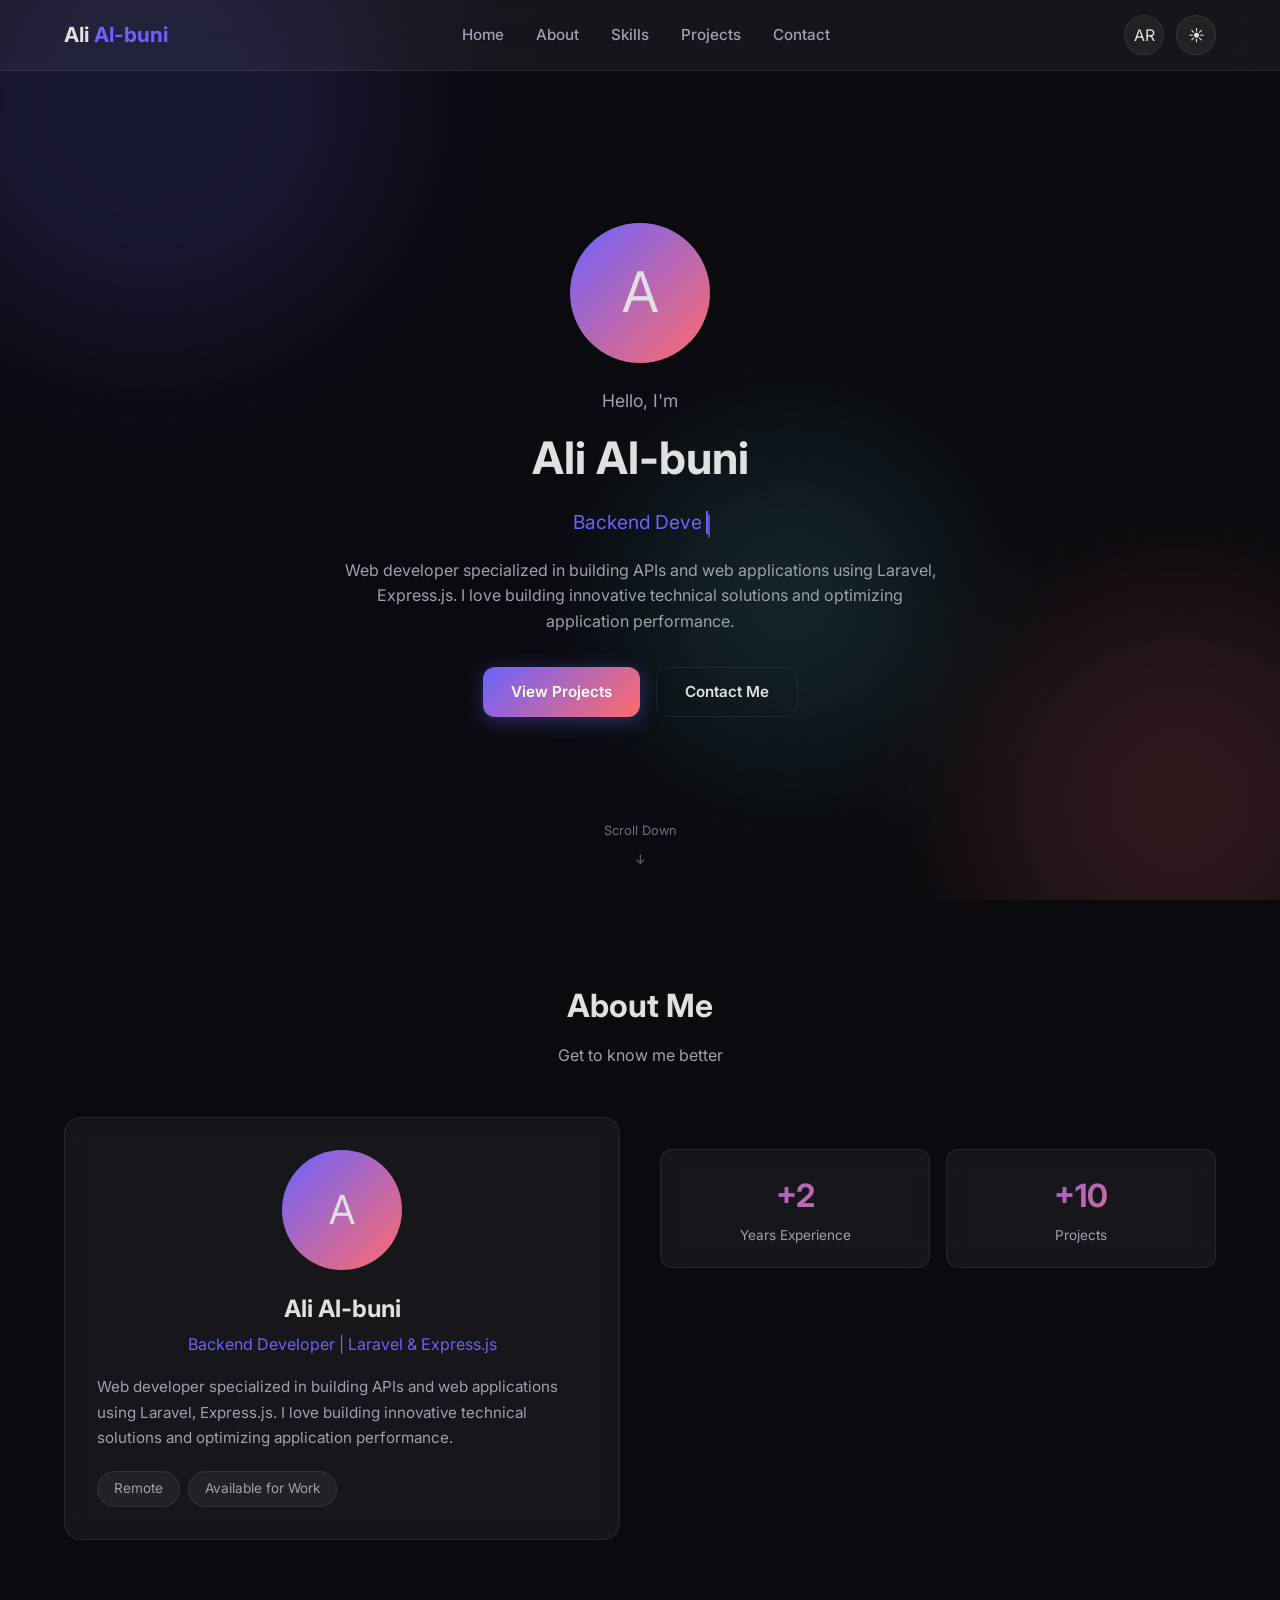
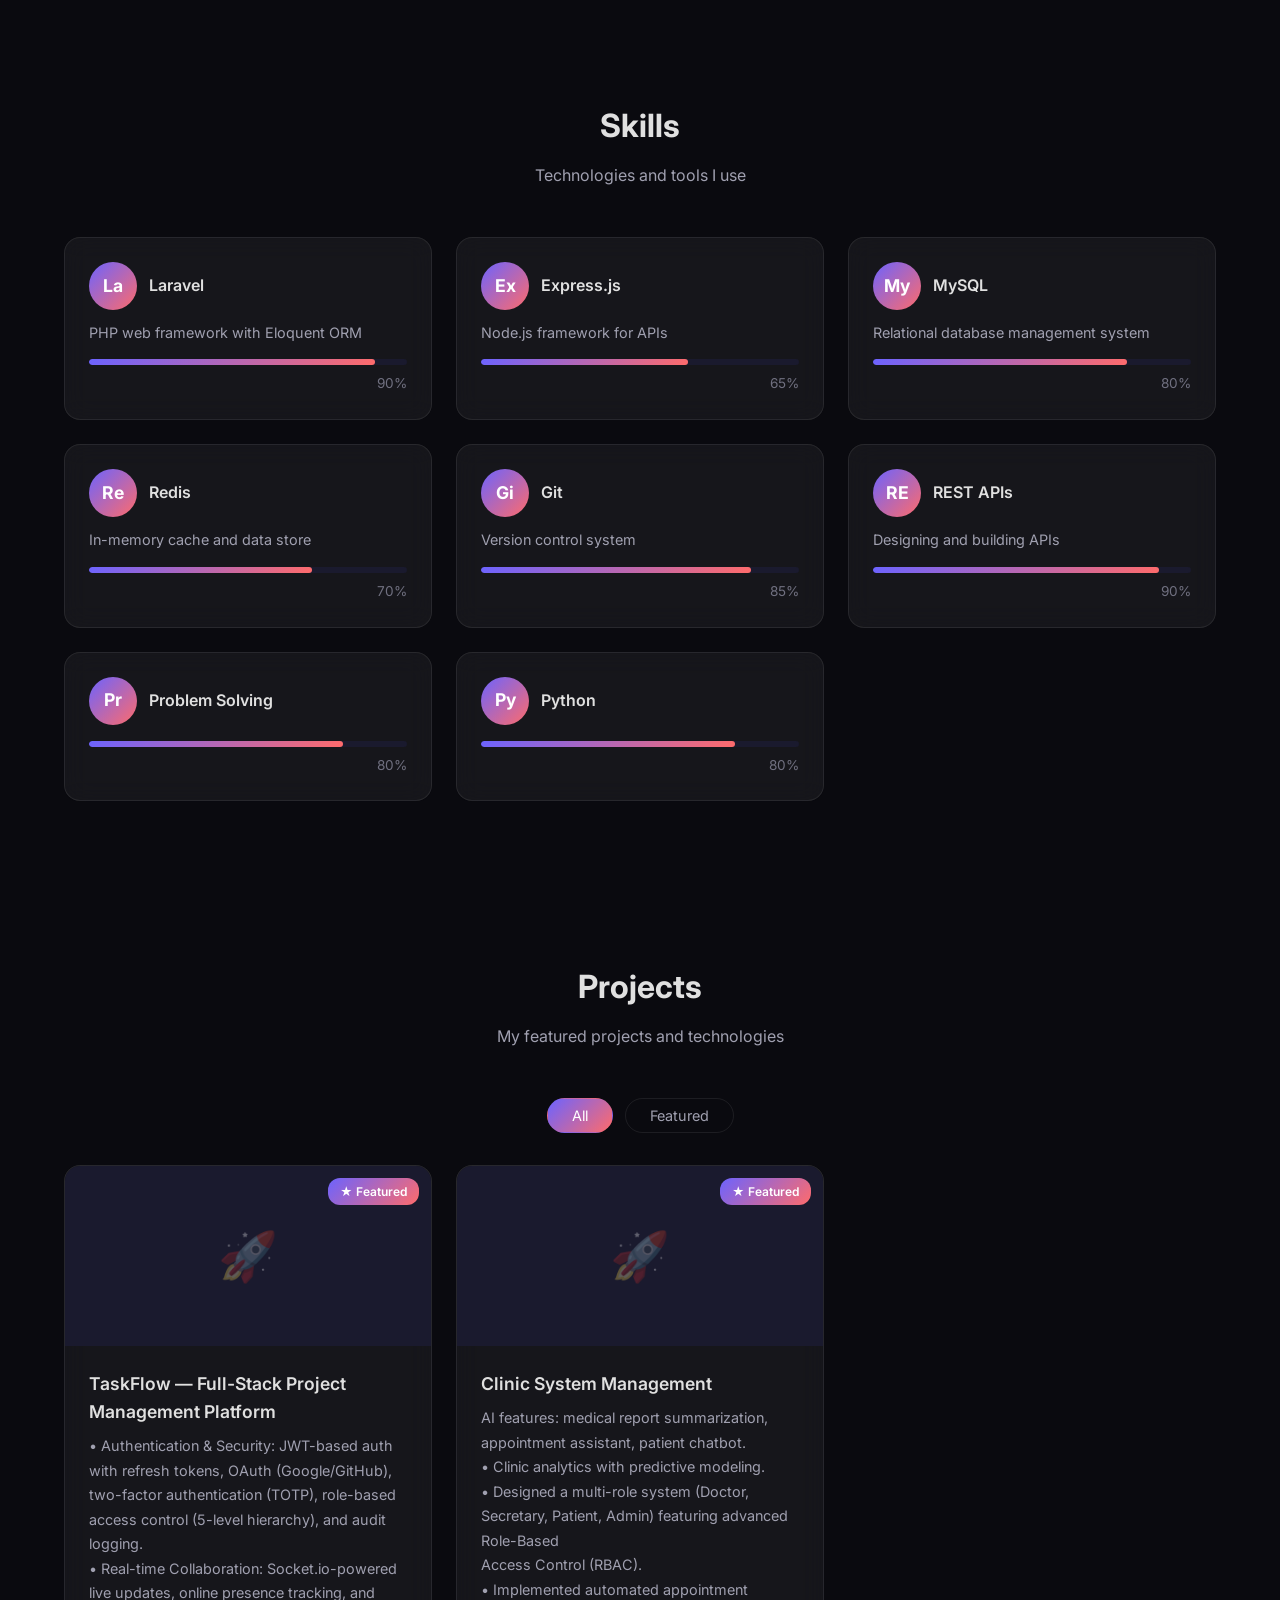
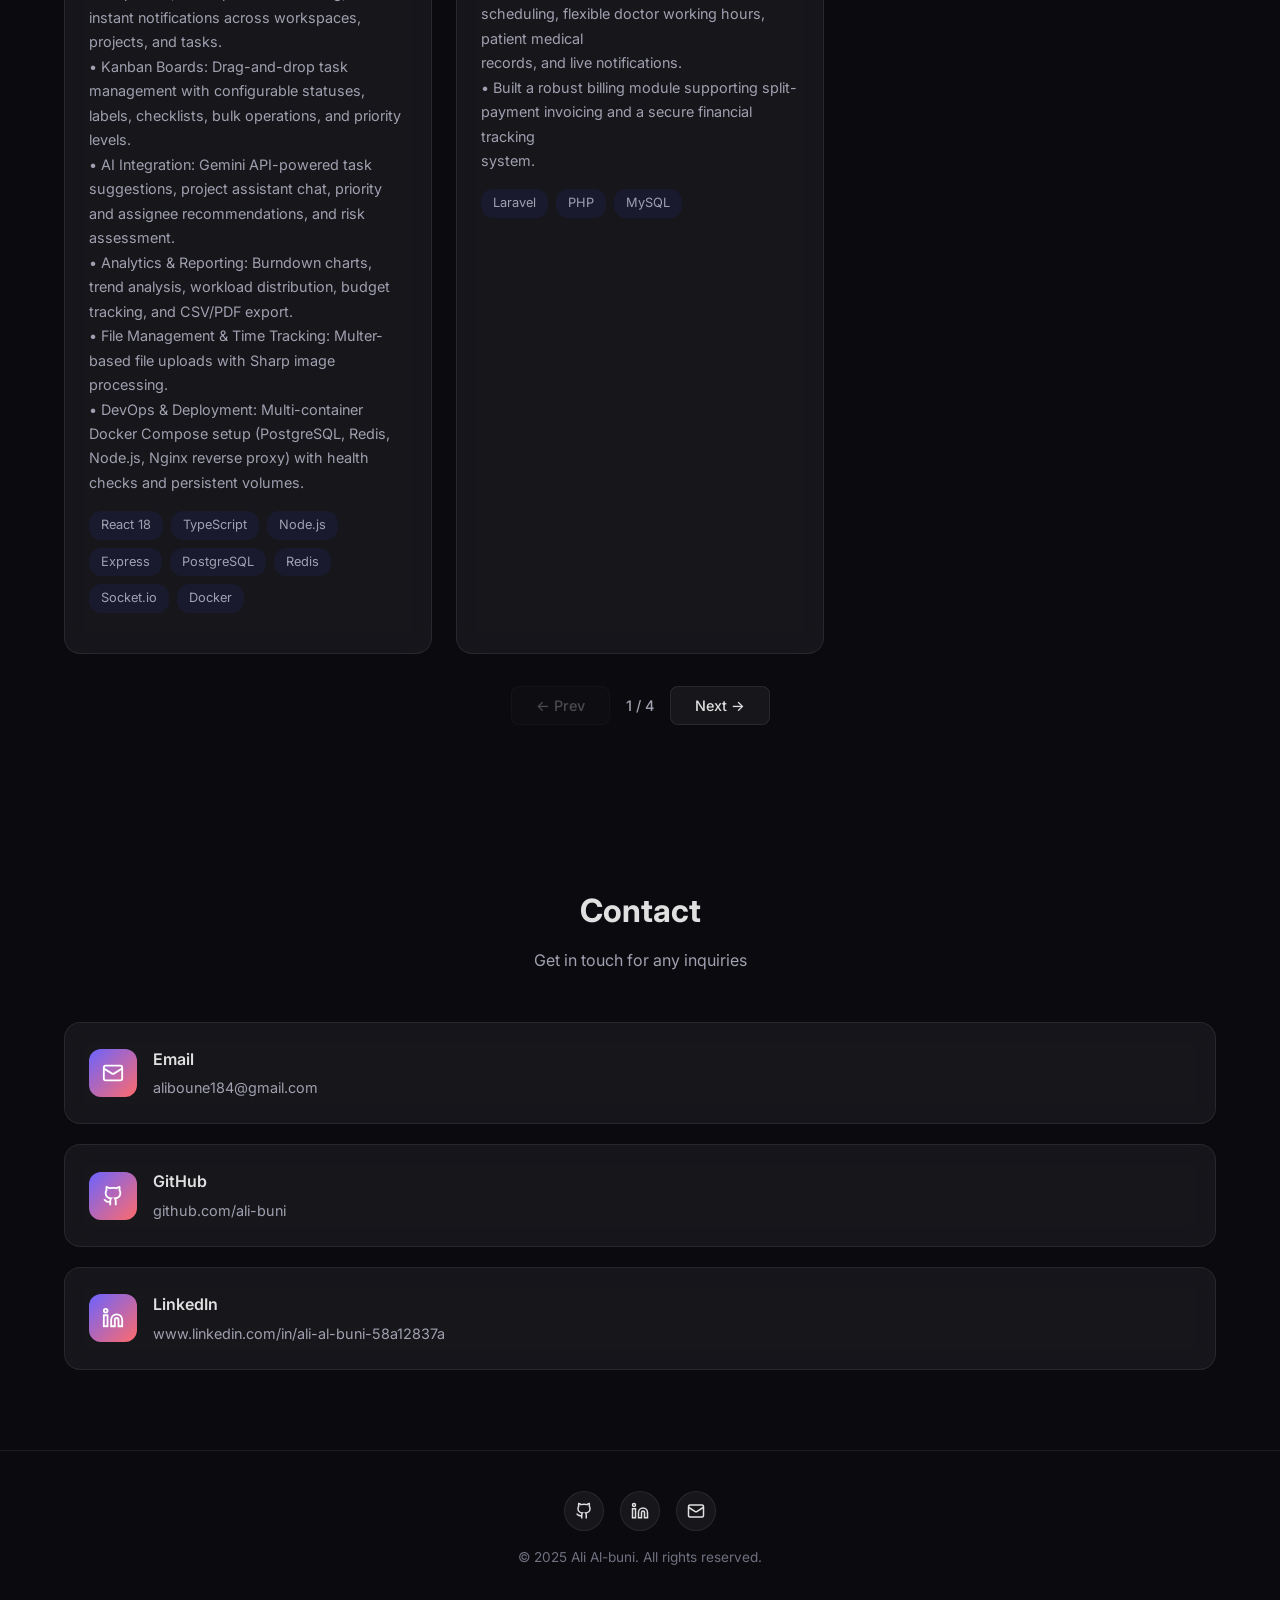
<file: index.html>
﻿<!doctype html>
<html lang="en" dir="ltr">
	<head>
		<meta charset="UTF-8" />
		<meta name="viewport" content="width=device-width, initial-scale=1.0" />
		<title>Ali Al-buni | Portfolio</title>
		<link rel="preconnect" href="https://fonts.googleapis.com" />
		<link rel="preconnect" href="https://fonts.gstatic.com" crossorigin />
		<link
			href="https://fonts.googleapis.com/css2?family=IBM+Plex+Sans+Arabic:wght@300;400;500;600;700&family=Inter:wght@300;400;500;600;700&display=swap"
			rel="stylesheet"
		/>
		<link rel="stylesheet" href="css/style.css" />
	</head>
	<body>
		<!-- Navbar -->
		<nav class="navbar">
			<div class="container">
				<a href="#" class="logo">Ali <span>Al-buni</span></a>
				<ul class="nav-links" id="navLinks">
					<li><a href="#hero" data-i18n="nav_home">Home</a></li>
					<li><a href="#about" data-i18n="nav_about">About</a></li>
					<li><a href="#skills" data-i18n="nav_skills">Skills</a></li>
					<li>
						<a href="#projects" data-i18n="nav_projects"
							>Projects</a
						>
					</li>
					<li>
						<a href="#contact" data-i18n="nav_contact">Contact</a>
					</li>
				</ul>
				<div class="nav-actions">
					<button class="lang-btn" id="langBtn">AR</button>
					<button class="theme-btn" id="themeBtn">☀</button>
					<div class="hamburger" id="hamburger">
						<span></span><span></span><span></span>
					</div>
				</div>
			</div>
		</nav>

		<!-- Hero -->
		<section id="hero" class="hero">
			<div class="hero-blobs">
				<div class="blob blob1"></div>
				<div class="blob blob2"></div>
				<div class="blob blob3"></div>
			</div>
			<div class="hero-content">
				<div class="hero-avatar">A</div>
				<p class="hero-greeting" data-i18n="hero_greeting">
					Hello, I'm
				</p>
				<h1 class="hero-name" id="heroName">Ali Al-buni</h1>
				<p class="hero-title" id="heroTitle">
					<span class="cursor">|</span>
				</p>
				<p class="hero-bio" id="heroBio"></p>
				<div class="hero-cta">
					<a
						href="#projects"
						class="btn btn-primary"
						data-i18n="hero_cta1"
						>View Projects</a
					>
					<a
						href="#contact"
						class="btn btn-outline"
						data-i18n="hero_cta2"
						>Contact Me</a
					>
				</div>
			</div>
			<div class="scroll-indicator">
				<span data-i18n="scroll_down">Scroll Down</span>
				<div class="scroll-arrow">↓</div>
			</div>
		</section>

		<!-- About -->
		<section id="about">
			<div class="container">
				<div class="section-header fade-up">
					<h2 data-i18n="about_title">About Me</h2>
					<p data-i18n="about_subtitle">Get to know me better</p>
				</div>
				<div class="about-grid">
					<div class="about-card glass fade-up">
						<div class="about-avatar">A</div>
						<h3 class="about-name" id="aboutName">Ali Al-buni</h3>
						<p class="about-role" id="aboutRole"></p>
						<p class="about-bio" id="aboutBio"></p>
						<div class="about-tags">
							<span class="about-tag" data-i18n="tag_remote"
								>Remote</span
							>
							<span class="about-tag" data-i18n="tag_available"
								>Available for Work</span
							>
						</div>
					</div>
					<div class="about-stats fade-up" id="aboutStats">
						<div class="stat-card glass">
							<div class="stat-number" data-count="2">0</div>
							<div class="stat-label" data-i18n="stat_experience">
								Years Experience
							</div>
						</div>
						<div class="stat-card glass">
							<div class="stat-number" data-count="10">0</div>
							<div class="stat-label" data-i18n="stat_projects">
								Projects
							</div>
						</div>
					</div>
				</div>
			</div>
		</section>

		<!-- Skills -->
		<section id="skills">
			<div class="container">
				<div class="section-header fade-up">
					<h2 data-i18n="skills_title">Skills</h2>
					<p data-i18n="skills_subtitle">
						Technologies and tools I use
					</p>
				</div>
				<div class="skills-grid" id="skillsGrid"></div>
			</div>
		</section>

		<!-- Projects -->
		<section id="projects">
			<div class="container">
				<div class="section-header fade-up">
					<h2 data-i18n="projects_title">Projects</h2>
					<p data-i18n="projects_subtitle">
						My featured projects and technologies
					</p>
				</div>
				<div class="projects-filter fade-up" id="projectsFilter">
					<button
						class="filter-btn active"
						data-filter="all"
						data-i18n="filter_all"
					>
						All
					</button>
					<button
						class="filter-btn"
						data-filter="featured"
						data-i18n="filter_featured"
					>
						Featured
					</button>
				</div>
				<div class="projects-grid" id="projectsGrid"></div>
				<div class="projects-pagination" id="projectsPagination"></div>
			</div>
		</section>

		<!-- Contact -->
		<section id="contact">
			<div class="container">
				<div class="section-header fade-up">
					<h2 data-i18n="contact_title">Contact</h2>
					<p data-i18n="contact_subtitle">
						Get in touch for any inquiries
					</p>
				</div>
				<div class="contact-info" id="contactInfo"></div>
			</div>
		</section>

		<!-- Footer -->
		<footer class="footer">
			<div class="container">
				<div class="footer-social" id="footerSocial"></div>
				<p class="footer-text">
					&copy; 2025 Ali Al-buni.
					<span data-i18n="footer_rights">All rights reserved.</span>
				</p>
			</div>
		</footer>

		<script>
			window.__PORTFOLIO_DATA__ = {
				profile: {
					name: 'Ali Al-buni',
					title: {
						ar: 'مطور Backend | Laravel , Express.js',
						en: 'Backend Developer | Laravel & Express.js',
					},
					bio: {
						ar: 'مطور ويب متخصص في بناء APIs وتطبيقات الويب باستخدام Laravel و Express.js. أحب بناء حلول تقنية مبتكرة وتحسين أداء التطبيقات.',
						en: 'Web developer specialized in building APIs and web applications using Laravel, Express.js. I love building innovative technical solutions and optimizing application performance.',
					},
					image: '/images/profile.jpg',
					email: 'aliboune184@gmail.com',
					github: 'https://github.com/ali-buni',
					linkedin: 'www.linkedin.com/in/ali-al-buni-58a12837a',
				},
				skills: [
					{
						name: 'Laravel',
						category: 'backend',
						level: 90,
						description: {
							ar: 'إطار عمل PHP للويب مع Eloquent ORM',
							en: 'PHP web framework with Eloquent ORM',
						},
						icon: 'laravel',
					},
					{
						name: 'Express.js',
						category: 'backend',
						level: 65,
						description: {
							ar: 'إطار عمل Node.js للـ APIs',
							en: 'Node.js framework for APIs',
						},
						icon: 'express',
					},
					{
						name: 'MySQL',
						category: 'database',
						level: 80,
						description: {
							ar: 'نظام إدارة قواعد البيانات العلائقية',
							en: 'Relational database management system',
						},
						icon: 'mysql',
					},
					{
						name: 'Redis',
						category: 'database',
						level: 70,
						description: {
							ar: 'خزنة في الذاكرة وبرنامج تخزين بيانات',
							en: 'In-memory cache and data store',
						},
						icon: 'redis',
					},
					{
						name: 'Git',
						category: 'tools',
						level: 85,
						description: {
							ar: 'نظام التحكم في الإصدارات',
							en: 'Version control system',
						},
						icon: 'git',
					},
					{
						name: 'REST APIs',
						category: 'backend',
						level: 90,
						description: {
							ar: 'تصميم وبناء واجهات برمجة التطبيقات',
							en: 'Designing and building APIs',
						},
						icon: 'api',
					},
					{
						name: 'Problem Solving',
						category: 'tools',
						level: 80,
						description: {
							ar: '',
							en: '',
						},
					},
					{
						name: 'Python',
						category: 'backend',
						level: 80,
						description: {
							ar: '',
							en: '',
						},
					},
				],
				projects: [
					{
						id: '1784978883144',
						title: {
							ar: 'TaskFlow — Full-Stack Project Management Platform',
							en: 'TaskFlow — Full-Stack Project Management Platform',
						},
						description: {
							ar: '* التحقق من الهوية والأمن (Authentication & Security): مصادقة تعتمد على رموز JWT مع رموز التحديث (Refresh Tokens)، وتسجيل الدخول عبر جهات خارجية OAuth (Google/GitHub)، والمصادقة ثنائية العامل (TOTP)، والتحكم في الوصول القائم على الأدوار (هيكل من 5 مستويات)، وتسجيل عمليات التدقيق (Audit Logging).\n* التعاون في الوقت الفعلي (Real-time Collaboration): تحديثات حية مدعومة عبر Socket.io، وتتبع حالة التواجد عبر الإنترنت (Online Presence Tracking)، وإشعارات فورية عبر مساحات العمل والمشاريع والمهمات.\n* لوحات كانبان (Kanban Boards): إدارة المهام بسحبها وإفلاتها (Drag-and-drop) مع حالات قابلة للتكوين، وتصنيفات (Labels)، وقوائم التحقق (Checklists)، والعمليات الجماعية (Bulk Operations)، ومستويات الأولوية.\n* دمج الذكاء الاصطناعي (AI Integration): اقتراحات للمهام مدعومة عبر Gemini API، ومحادثة مع مساعد المشروع (Project Assistant Chat)، وتوصيات بشأن الأولوية والشخص المسؤول عن المهمة، وتقييم المخاطر.\n* التحليلات وإعداد التقارير (Analytics & Reporting): مخططات الاحتراق (Burndown Charts)، وتحليل الاتجاهات (Trend Analysis)، وتوزيع عبء العمل (Workload Distribution)، وتتبع الميزانية، وتصدير التقارير بصيغ CSV و PDF.\n* إدارة الملفات وتتبع الوقت (File Management & Time Tracking): رفع الملفات باستخدام موديول Multer مع معالجة الصور عبر Sharp؛ مؤقت مدمج، وإدخالات يدوية، وتقارير الوقت لكل مشروع.\n* العمليات والإنتاج (DevOps & Deployment): إعداد Docker Compose متعدد الحاويات (PostgreSQL، وRedis، وNode.js، وNginx كخادم وكيل عكسي Reverse Proxy) مع فحوصات السلامة (Health Checks) ووحدات التخزين الدائمة (Persistent Volumes).',
							en: '• Authentication & Security: JWT-based auth with refresh tokens, OAuth (Google/GitHub), two-factor authentication (TOTP), role-based access control (5-level hierarchy), and audit logging. \n• Real-time Collaboration: Socket.io-powered live updates, online presence tracking, and instant notifications across workspaces, projects, and tasks. \n• Kanban Boards: Drag-and-drop task management with configurable statuses, labels, checklists, bulk operations, and priority levels. \n• AI Integration: Gemini API-powered task suggestions, project assistant chat, priority and assignee recommendations, and risk assessment. \n• Analytics & Reporting: Burndown charts, trend analysis, workload distribution, budget tracking, and CSV/PDF export. \n• File Management & Time Tracking: Multer-based file uploads with Sharp image processing.\n• DevOps & Deployment: Multi-container Docker Compose setup (PostgreSQL, Redis, Node.js, Nginx reverse proxy) with health checks and persistent volumes.',
						},
						image: '',
						technologies: [
							'React 18',
							'TypeScript',
							'Node.js',
							'Express',
							'PostgreSQL',
							'Redis',
							'Socket.io',
							'Docker',
						],
						github: '',
						demo: '',
						featured: true,
					},
					{
						id: '1784979389313',
						title: {
							ar: 'Clinic System Management',
							en: 'Clinic System Management',
						},
						description: {
							ar: '* تصميم نظام متعدد الأدوار (طبيب، سكرتير، مريض، مسؤول) يتميز بالتحكم المتقدم في الوصول القائم على الأدوار (RBAC).\n* تطبيق الجدولة المؤتمتة للمواعيد، ساعات عمل الأطباء المرنة، السجلات الطبية للمرضى، والإشعارات المباشرة.\n* بناء وحدة فواتير قوية تدعم فواتير الدفع المجزأ ونظام تتبع مالي آمن.\n* إدارة المرضى والأطباء مع الملفات الشخصية والجدولة.\n* حجز المواعيد مع تخصيص الغرف.\n* السجلات السريرية مع الوصفات الطبية وتتبع الأمراض.\n* الفواتير مع معالجة الدفع عبر Stripe.\n* نظام أرباح وسحب الأطباء.\n* ميزات الذكاء الاصطناعي: تلخيص التقارير الطبية، مساعد المواعيد، وبوت محادثة المرضى.\n* تحليلات العيادة مع النمذجة التنبؤية.',
							en: 'AI features: medical report summarization, appointment assistant, patient chatbot. \n• Clinic analytics with predictive modeling. \n• Designed a multi-role system (Doctor, Secretary, Patient, Admin) featuring advanced Role-Based \nAccess Control (RBAC). \n• Implemented automated appointment scheduling, flexible doctor working hours, patient medical \nrecords, and live notifications. \n• Built a robust billing module supporting split-payment invoicing and a secure financial tracking \nsystem.',
						},
						image: '',
						technologies: ['Laravel', 'PHP', 'MySQL'],
						github: '',
						demo: '',
						featured: true,
					},
					{
						id: '1784980272873',
						title: {
							ar: 'Apartment Management System',
							en: 'Apartment Management System',
						},
						description: {
							ar: 'منصة إدارة ممتلكات كاملة لمجمعات الشقق مع ميزات في الوقت الحقيقي.\n\n*صلاحيات مستندة للأدوار (Admin/Staff/Tenant)\n*فواتير إيجار يومية تلقائية\n*تتبع دورة طلبات الصيانة\n*تحديثات فورية عبر Pusher WebSocket\n*تاريخ حجز ومعاملات محفظة ونظام رسائل',
							en: 'A complete property management platform for apartment complexes with real-time features.\n\n*Role-based access (Admin/Staff/Tenant) with Sanctum authentication\n*Auto-generated daily rent invoices\n*Maintenance request lifecycle tracking (Pending → In Progress → Resolved)\n*Real-time updates via Pusher WebSocket\n*Booking history, wallet transactions, and messaging system',
						},
						image: '',
						technologies: ['Laravel', 'PHP', 'MySQL', 'Pusher'],
						github: '',
						demo: '',
						featured: true,
					},
					{
						id: '1784980445907',
						title: {
							ar: 'Restaurant Point of Sale (POS)',
							en: 'Restaurant Point of Sale (POS)',
						},
						description: {
							ar: '* إنشاء نظام كاشير مكتبي (Desktop System) عالي الأداء يتميز بواجهة مستخدم رسومية (GUI) بديهية مبنية باستخدام Java Swing.\n* تطبيق نظام فعال لجدولة الطلبات وتتبع تحضير الطعام، إلى جانب وحدات ديناميكية لإعداد التقارير المالية وإدارة المخزون.\n',
							en: '* Created a high-performance cashier desktop system featuring an intuitive Graphical User \nInterface (GUI) built with Java Swing. \n• Implemented efficient order queuing and food preparation tracking, alongside dynamic financial \nreporting and inventory management modules',
						},
						image: '',
						technologies: ['Java', 'Swing'],
						github: '',
						demo: '',
						featured: true,
					},
					{
						id: '1784986479932',
						title: {
							ar: 'Desktop School Management System',
							en: 'Desktop School Management System',
						},
						description: {
							ar: '* بناء تطبيق مكتبي (Desktop Application) يعمل دون اتصال بالإنترنت يتميز بواجهة مستخدم رسومية (GUI) نظيفة عبر Tkinter لإدارة تسجيل الطلاب والسجلات الأكاديمية.\n* تصميم ودمج قاعدة بيانات MySQL علاقة لضمان تخزين بيانات دائم وآمن ومنظم.',
							en: '* Built an offline desktop application featuring a clean Graphical User Interface (GUI) via Tkinter to \nhandle student enrollment and academic records. \n• Designed and integrated a relational MySQL database to ensure persistent, secure, and \nstructured data storage. ',
						},
						image: '',
						technologies: ['Python', 'Tkinter', 'MySQL'],
						github: '',
						demo: '',
						featured: true,
					},
					{
						id: '1784986702287',
						title: {
							ar: 'Games and Tools',
							en: 'Games and Tools',
						},
						description: {
							ar: 'حجر ورقة مقص (GUI مع تنقل الصفحات)\nسباق السلحفاة (3 سلحفاة ملونة)\nلعبة تخمين الكلمات\nلعبة تخمين الأرقام (منطق الأبقار والثيران)\nلعبة Mastermind\nفاكس الأعداد الأولية\nإشعار سطح مكتب\nأداة لقطة الشاشة\nمسجل المفاتيح\nساعة رقمية (رسوميات Turtle)\nعداد تنازلي\nلعبة تخمين',
							en: '* Rock, Paper, Scissors (GUI with page navigation)\n* Turtle Race (3 colored turtles)\n* Word Guessing Game\n* Number Guessing Game (Cows and Bulls logic)\n* Mastermind Game\n* Prime Numbers Fax\n* Desktop Notification\n* Screenshot Tool\n* Keystroke Recorder (Keylogger)\n* Digital Clock (Turtle graphics)\n* Countdown Timer\n* Guessing Game',
						},
						image: '',
						technologies: ['Python'],
						github: '',
						demo: '',
						featured: false,
					},
					{
						id: '1784986915573',
						title: {
							ar: 'Applications',
							en: 'Applications',
						},
						description: {
							ar: '1. تطبيق الرسم (Paintrest)\nتطبيق رسم مستوحى من برنامج (MS Paint) يتميز بشريط أدوات على طراز شريط الريبون (Ribbon-style).\n\n* قائمة ملف (File Menu): جديد، فتح، حفظ، حفظ باسم، إغلاق مع تأثيرات التمرير (Hover effects).\n* لوحة ألوان تحتوي على 18 لوناً، مع أداة اختيار الألوان المخصصة بنظام RGB.\n* أدوات الأشكال: خط، مستطيل، شكل بيضاوي، مثلث، نقل، ونص.\n* شريط منزلق للتحكم في العرض (0-100)، وتبديل الألوان بين الأساسي والثانوي.\n* أكثر من 435 سطراً برمجياً مع بنية برمجية معيارية (tool_frames، وproperties، وCanvasMethod).\n\n2. قاعدة بيانات المدرسة (CRUD + SQLite)\nتطبيق قاعدة بيانات كامل لإدارة الطلاب مع دمج حقيقي لقاعدة بيانات SQLite.\n\n* عمليات: إضافة، حذف، تحديث، وخروج.\n* قاعدة بيانات SQLite مع معرفات (IDs) تلقائية الزيادة وإعادة الترقيم بعد الحذف.\n* موديول تسجيل (Logging module) يقوم بتسجيل جميع العمليات مع طوابع زمنية.\n* رسائل حالة ملونة (الأخضر=نجاح، الأحمر=تم الحذف، الأصفر=غير موجود، الأزرق=تم التحديث).\n* معبأ كملف تنفيذي (.exe) للتوزيع.\n\n3. جناح الساعة (أداة 4 في 1)\nتطبيق ساعة متعدد الأدوات يحتوي على 4 أوضاع:\n\n* عداد تنازلي مع شاشة رقمية تعرض الوقت الفعلي.\n* تقويم يغطي نطاق 100 عام (1970-2070) مع إمكانية التنقل.\n* ساعة إيقاف (Stopwatch) مع ميزة حفظ الدورات (Laps).\n* تصميم برمجة كائنية التوجه (OOP) معياري باستخدام فئات Tkinter Frame الفرعية.\n\n4. نظام التسجيل وتسجيل الدخول (MVC)\nنظام تسجيل متكامل يعتمد على نمط MVC ويحتوي على:\n\n* نوافذ لتسجيل الدخول وإنشاء الحساب مع إمكانية التنقل بينها.\n* التحقق من صحة البريد الإلكتروني باستخدام التعبيرات النمطية (Regex) لـ (gmail.com@).\n* مؤشر فوري لقوة كلمة المرور (أخضر/أحمر).\n* صور رمزية للمستخدمين (Avatar)، تأثيرات التمرير، وقناع لإخفاء الحقول (Field masking).\n\n5. مسجل الشاشة (Screen Recorder)\nتطبيق لتسجيل الشاشة مع عناصر تحكم لبدء التسجيل، وإيقافه مؤقتاً، واستئنافه، وإيقافه تماماً.\n\n* يسجل بمعدل 30 إطاراً في الثانية (FPS) مع تسمية مخصصة للملفات.\n* تتغير صور الأزرار عند التمرير فوقها (الحالة العادية مقابل الحالة النابضة بالحياة).\n* نمط آلة الحالة (State machine pattern) لإدارة حالات التسجيل.\n\n6. الحاسبة (واجهة مستخدم حديثة)\nحاسبة كاملة تستخدم مكتبة customtkinter للحصول على مظهر عصري.\n\n* لوحة أرقام، معاملات حسابية، النسبة المئوية، وزر الحذف.\n* لوحة سجل العمليات (History panel) باستخدام ScrolledText.\n* معالجة الأخطاء مع نص باللون الأحمر للمدخلات غير الصالحة.\n\n7. محرر الصور (Image Editor)\nمحرر صور يعتمد على علامات التبويب ويحتوي على 4 فئات من الأدوات:\n\n* الضبط، النص، الفلاتر، والقص والتدوير.\n* بنية معيارية تفصل واجهة المستخدم عن معالجة مكتبة PIL.\n\n8. أداة ضغط الصور (Image Compression Tool)\nأداة عملية لضغط صور PNG.\n\n* دمج نافذة حوار الملفات (File dialog) للتصفح والحفظ.\n* تغيير حجم PIL مع إعادة أخذ العينات (Resampling) لغرض الضغط.\n\n9. نموذج أولي لبيئة التطوير (IDLE Prototype)\nنموذج أولي لبيئة تطوير متكاملة أساسية مع واجهة جزء مقسم قابلة لتغيير الحجم.\n\n* تخطيط PanedWindow للشريط الجانبي ومنطقة المحرر.\n\n10. أداة تدوير الشاشة (Rotate Screen Tool)\nتقوم بتدوير الشاشة الفعلية إلى 0، و90، و180، و270 درجة.\n\n* تراجع تلقائي بعد ثوانٍ محددة.\n* دمج برنامج تشغيل شاشة Windows عبر rotatescreen.\n\n11. الساعة الرقمية (Digital Clock)\nساعة رقمية بسيطة ومجمعة كملف تنفيذي (.exe) جاهز للتوزيع.\n',
							en: '1. Paint Application (Paintrest)\nA MS Paint-inspired drawing application with ribbon-style toolbar.\n\nFile Menu: New, Open, Save, Save As, Close with hover effects\nColor palette with 18 colors, RGB custom color picker\nShape tools: line, rectangle, oval, triangle, move, text\nWidth slider (0-100), primary/secondary color switching\n435+ lines with modular architecture (tool_frames, properties, CanvasMethod)\n2. School Database (CRUD + SQLite)\nA full database application for managing students with real SQLite integration.\n\nAppend, Delete, Update, Exit operations\nSQLite with auto-incrementing IDs and renumbering after deletion\nLogging module recording all operations with timestamps\nColor-coded status messages (green=success, red=deleted, yellow=not found, blue=updated)\nPackaged as .exe for distribution\n3. Clock Suite (4-in-1 Tool)\nA multi-tool clock application with 4 modes:\n\nCountdown Timer with real-time digital display\nCalendar with 100-year range (1970-2070) navigation\nStopwatch with lap saving\nModular OOP design using Tkinter Frame subclasses\n4. Register/Login System (MVC)\nA complete MVC registration system with:\n\nLogin and Sign In frames with navigation\nRegex-based email validation (@gmail.com)\nReal-time password strength indicator (green/red)\nUser avatar, hover effects, field masking\n5. Screen Recorder\nA screen recording application with start/pause/resume/stop controls.\n\nRecords at 30 FPS with custom file naming\nButton images change on hover (normal vs vibrant states)\nState machine pattern for recording states\n6. Calculator (Modern UI)\nA full calculator using customtkinter for modern styling.\n\nNumber pad, arithmetic operators, percentage, delete\nHistory panel with ScrolledText\nError handling with red text for invalid inputs\n7. Image Editor\nA tab-based image editor with 4 tool categories:\n\nAdjustment, Text, Filter, and Crop & Rotate\nModular architecture separating UI from PIL processing\n8. Image Compression Tool\nA practical utility for compressing PNG images.\n\nFile dialog integration for browse/save\nPIL resize with resampling for compression\n9. IDLE Prototype\nA basic IDE prototype with resizable split-pane interface.\n\nPanedWindow layout for sidebar + editor area\n10. Rotate Screen Tool\nRotates the physical display to 0/90/180/270 degrees.\n\nAuto-undo after specified seconds\nWindows display driver integration via rotatescreen\n11. Digital Clock\nA minimalist digital clock with compiled .exe distribution.',
						},
						image: '',
						technologies: ['Python'],
						github: '',
						demo: '',
						featured: false,
					},
				],
			};
		</script>
		<script src="js/app.js"></script>
	</body>
</html>
</file>
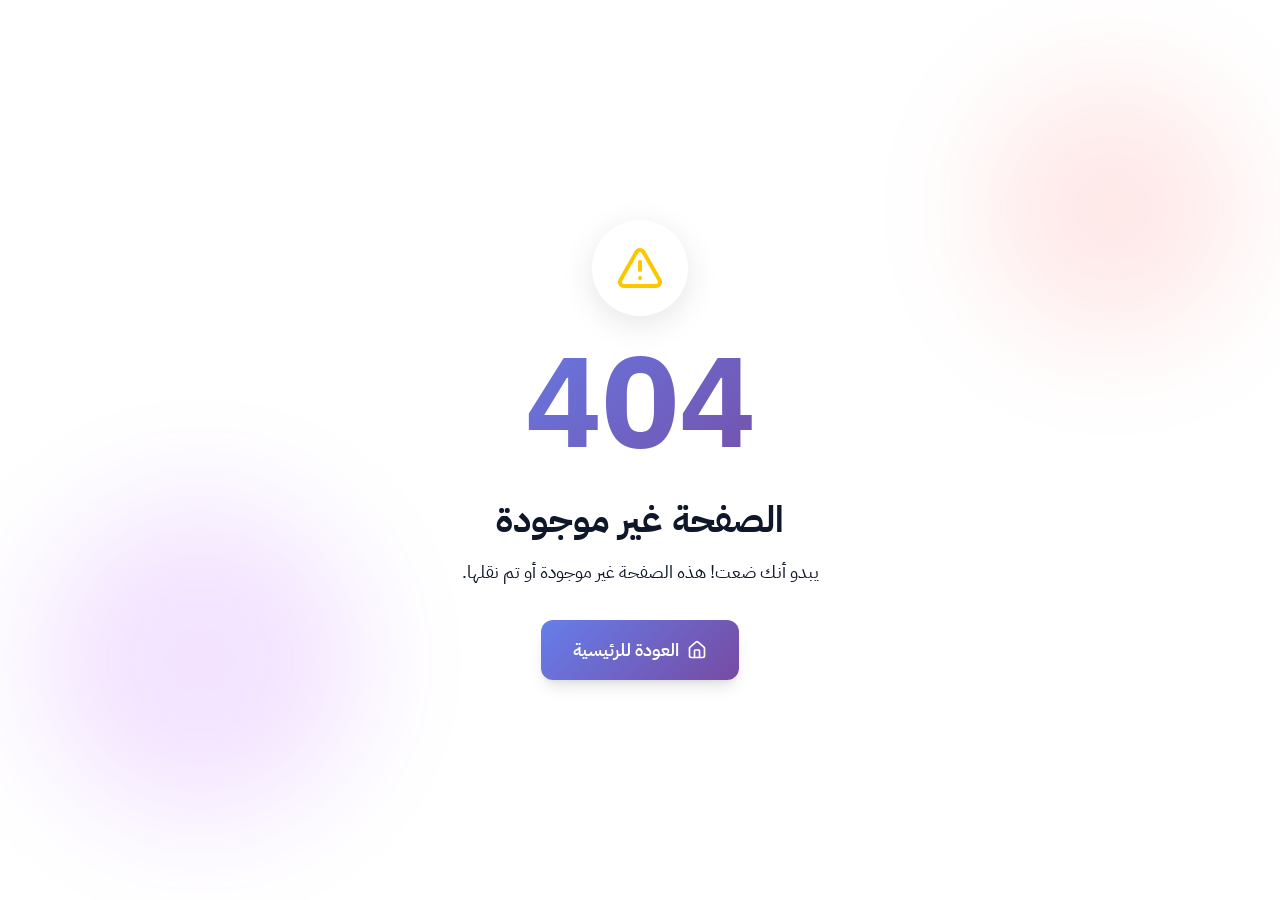
<file: 404/index.html>
<!DOCTYPE html><html lang="ar" dir="rtl" class="dark"><head><meta charSet="utf-8"/><meta name="viewport" content="width=device-width, initial-scale=1"/><link rel="stylesheet" href="/_next/static/chunks/0jvk4ui-jf813.css" data-precedence="next"/><link rel="preload" as="script" fetchPriority="low" href="/_next/static/chunks/42tc_vzg5ot1t.js"/><script src="/_next/static/chunks/1s-_mu5iut_dg.js" async=""></script><script src="/_next/static/chunks/1ua5armwfph8o.js" async=""></script><script src="/_next/static/chunks/turbopack-2ekp93ftxvyto.js" async=""></script><script src="/_next/static/chunks/15q7zvpxof6qe.js" async=""></script><script src="/_next/static/chunks/158myu8e_yme3.js" async=""></script><script src="/_next/static/chunks/265njfp_06fwb.js" async=""></script><script src="/_next/static/chunks/3motvhf65srfz.js" async=""></script><script src="/_next/static/chunks/38l-ghlh65c6b.js" async=""></script><script src="/_next/static/chunks/39v-l0dmv3vy5.js" async=""></script><meta name="robots" content="noindex"/><link rel="icon" href="/favicon.ico?favicon.2vob68tjqpejf.ico" sizes="256x256" type="image/x-icon"/><script src="/_next/static/chunks/0cz1d0mv5g_q7.js" noModule=""></script></head><body class="min-h-screen flex flex-col antialiased"><div hidden=""><!--$--><!--/$--></div><!--$--><div class="min-h-screen flex items-center justify-center relative overflow-hidden"><div class="floating-shape w-64 h-64 bg-red-400 top-20 start-10 opacity-10"></div><div class="floating-shape w-80 h-80 bg-purple-500 bottom-20 end-10 opacity-10" style="animation-delay:-5s"></div><div class="relative z-10 text-center px-4"><div class="mb-8" style="opacity:0;transform:scale(0.5)"><div class="w-24 h-24 mx-auto glass rounded-full flex items-center justify-center mb-6"><svg xmlns="http://www.w3.org/2000/svg" width="24" height="24" viewBox="0 0 24 24" fill="none" stroke="currentColor" stroke-width="2" stroke-linecap="round" stroke-linejoin="round" class="lucide lucide-triangle-alert w-12 h-12 text-yellow-400" aria-hidden="true"><path d="m21.73 18-8-14a2 2 0 0 0-3.48 0l-8 14A2 2 0 0 0 4 21h16a2 2 0 0 0 1.73-3"></path><path d="M12 9v4"></path><path d="M12 17h.01"></path></svg></div><h1 class="text-8xl sm:text-9xl font-bold gradient-text mb-4">404</h1></div><h2 class="text-3xl sm:text-4xl font-bold mb-4" style="opacity:0;transform:translateY(20px)">الصفحة غير موجودة</h2><p class="text-lg opacity-60 mb-8 max-w-md mx-auto mixed-text" style="opacity:0;transform:translateY(20px)">يبدو أنك ضعت! هذه الصفحة غير موجودة أو تم نقلها.</p><div style="opacity:0;transform:translateY(20px)"><a href="/"><button class="inline-flex items-center justify-center font-semibold rounded-xl transition-all duration-300 glow-button text-white shadow-lg px-8 py-4 text-lg "><svg xmlns="http://www.w3.org/2000/svg" width="24" height="24" viewBox="0 0 24 24" fill="none" stroke="currentColor" stroke-width="2" stroke-linecap="round" stroke-linejoin="round" class="lucide lucide-house w-5 h-5 me-2" aria-hidden="true"><path d="M15 21v-8a1 1 0 0 0-1-1h-4a1 1 0 0 0-1 1v8"></path><path d="M3 10a2 2 0 0 1 .709-1.528l7-6a2 2 0 0 1 2.582 0l7 6A2 2 0 0 1 21 10v9a2 2 0 0 1-2 2H5a2 2 0 0 1-2-2z"></path></svg>العودة للرئيسية</button></a></div></div></div><!--$--><!--/$--><!--/$--><script src="/_next/static/chunks/42tc_vzg5ot1t.js" id="_R_" async=""></script><script>(self.__next_f=self.__next_f||[]).push([0])</script><script>self.__next_f.push([1,"1:I[39756,[\"/_next/static/chunks/15q7zvpxof6qe.js\",\"/_next/static/chunks/158myu8e_yme3.js\"],\"LoadingBoundaryProvider\"]\n2:\"$Sreact.fragment\"\n3:I[92825,[\"/_next/static/chunks/15q7zvpxof6qe.js\",\"/_next/static/chunks/158myu8e_yme3.js\"],\"ClientSegmentRoot\"]\n4:I[53642,[\"/_next/static/chunks/15q7zvpxof6qe.js\",\"/_next/static/chunks/158myu8e_yme3.js\"],\"default\"]\n5:I[39756,[\"/_next/static/chunks/15q7zvpxof6qe.js\",\"/_next/static/chunks/158myu8e_yme3.js\"],\"default\"]\n6:I[58298,[\"/_next/static/chunks/15q7zvpxof6qe.js\",\"/_next/static/chunks/158myu8e_yme3.js\",\"/_next/static/chunks/265njfp_06fwb.js\",\"/_next/static/chunks/3motvhf65srfz.js\"],\"default\"]\n7:I[37457,[\"/_next/static/chunks/15q7zvpxof6qe.js\",\"/_next/static/chunks/158myu8e_yme3.js\"],\"default\"]\n8:I[29306,[\"/_next/static/chunks/15q7zvpxof6qe.js\",\"/_next/static/chunks/158myu8e_yme3.js\",\"/_next/static/chunks/38l-ghlh65c6b.js\",\"/_next/static/chunks/3motvhf65srfz.js\"],\"default\"]\na:I[47257,[\"/_next/static/chunks/15q7zvpxof6qe.js\",\"/_next/static/chunks/158myu8e_yme3.js\"],\"ClientPageRoot\"]\nd:I[97367,[\"/_next/static/chunks/15q7zvpxof6qe.js\",\"/_next/static/chunks/158myu8e_yme3.js\"],\"OutletBoundary\"]\ne:\"$Sreact.suspense\"\n11:I[97367,[\"/_next/static/chunks/15q7zvpxof6qe.js\",\"/_next/static/chunks/158myu8e_yme3.js\"],\"ViewportBoundary\"]\n13:I[97367,[\"/_next/static/chunks/15q7zvpxof6qe.js\",\"/_next/static/chunks/158myu8e_yme3.js\"],\"MetadataBoundary\"]\n15:I[63491,[\"/_next/static/chunks/15q7zvpxof6qe.js\",\"/_next/static/chunks/158myu8e_yme3.js\",\"/_next/static/chunks/39v-l0dmv3vy5.js\"],\"default\"]\n:HL[\"/_next/static/chunks/0jvk4ui-jf813.css\",\"style\"]\n"])</script><script>self.__next_f.push([1,"0:{\"P\":null,\"c\":[\"\",\"_not-found\",\"\"],\"q\":\"\",\"i\":false,\"f\":[[[\"\",{\"children\":[\"/_not-found\",{\"children\":[\"__PAGE__\",{}]}]},\"$undefined\",\"$undefined\",20],[[\"$\",\"$L1\",null,{\"loading\":[[\"$\",\"div\",\"l\",{\"className\":\"min-h-screen flex items-center justify-center\",\"children\":[\"$\",\"div\",null,{\"className\":\"w-12 h-12 border-4 border-[var(--accent)] border-t-transparent rounded-full animate-spin\"}]}],[],[]],\"children\":[\"$\",\"$2\",\"c\",{\"children\":[[[\"$\",\"link\",\"0\",{\"rel\":\"stylesheet\",\"href\":\"/_next/static/chunks/0jvk4ui-jf813.css\",\"precedence\":\"next\",\"crossOrigin\":\"$undefined\",\"nonce\":\"$undefined\"}],[\"$\",\"script\",\"script-0\",{\"src\":\"/_next/static/chunks/15q7zvpxof6qe.js\",\"async\":true,\"nonce\":\"$undefined\"}],[\"$\",\"script\",\"script-1\",{\"src\":\"/_next/static/chunks/158myu8e_yme3.js\",\"async\":true,\"nonce\":\"$undefined\"}]],[\"$\",\"$L3\",null,{\"Component\":\"$4\",\"slots\":{\"children\":[\"$\",\"$L5\",null,{\"parallelRouterKey\":\"children\",\"error\":\"$6\",\"errorStyles\":[],\"errorScripts\":[[\"$\",\"script\",\"script-0\",{\"src\":\"/_next/static/chunks/265njfp_06fwb.js\",\"async\":true}],[\"$\",\"script\",\"script-1\",{\"src\":\"/_next/static/chunks/3motvhf65srfz.js\",\"async\":true}]],\"template\":[\"$\",\"$L7\",null,{}],\"templateStyles\":\"$undefined\",\"templateScripts\":\"$undefined\",\"notFound\":[[\"$\",\"$L8\",null,{}],[]],\"forbidden\":\"$undefined\",\"unauthorized\":\"$undefined\"}]},\"serverProvidedParams\":{\"params\":{},\"promises\":[\"$@9\"]}}]]}]}],{\"children\":[[\"$\",\"$2\",\"c\",{\"children\":[null,[\"$\",\"$L5\",null,{\"parallelRouterKey\":\"children\",\"error\":\"$undefined\",\"errorStyles\":\"$undefined\",\"errorScripts\":\"$undefined\",\"template\":[\"$\",\"$L7\",null,{}],\"templateStyles\":\"$undefined\",\"templateScripts\":\"$undefined\",\"notFound\":\"$undefined\",\"forbidden\":\"$undefined\",\"unauthorized\":\"$undefined\"}]]}],{\"children\":[[\"$\",\"$2\",\"c\",{\"children\":[[\"$\",\"$La\",null,{\"Component\":\"$8\",\"serverProvidedParams\":{\"searchParams\":{},\"params\":\"$0:f:0:1:0:props:children:props:children:1:props:serverProvidedParams:params\",\"promises\":[\"$@b\",\"$@c\"]}}],[[\"$\",\"script\",\"script-0\",{\"src\":\"/_next/static/chunks/38l-ghlh65c6b.js\",\"async\":true,\"nonce\":\"$undefined\"}],[\"$\",\"script\",\"script-1\",{\"src\":\"/_next/static/chunks/3motvhf65srfz.js\",\"async\":true,\"nonce\":\"$undefined\"}]],[\"$\",\"$Ld\",null,{\"children\":[\"$\",\"$e\",null,{\"name\":\"Next.MetadataOutlet\",\"children\":\"$@f\"}]}]]}],{},null,false,null]},null,false,\"$@10\"]},null,false,null],[\"$\",\"$2\",\"h\",{\"children\":[[\"$\",\"meta\",null,{\"name\":\"robots\",\"content\":\"noindex\"}],[\"$\",\"$L11\",null,{\"children\":\"$L12\"}],[\"$\",\"div\",null,{\"hidden\":true,\"children\":[\"$\",\"$L13\",null,{\"children\":[\"$\",\"$e\",null,{\"name\":\"Next.Metadata\",\"children\":\"$L14\"}]}]}],null]}],false]],\"m\":\"$undefined\",\"G\":[\"$15\",[[\"$\",\"link\",\"0\",{\"rel\":\"stylesheet\",\"href\":\"/_next/static/chunks/0jvk4ui-jf813.css\",\"precedence\":\"next\",\"crossOrigin\":\"$undefined\",\"nonce\":\"$undefined\"}]]],\"S\":true,\"h\":null,\"s\":\"$undefined\",\"l\":\"$undefined\",\"p\":\"$undefined\",\"d\":\"$undefined\",\"b\":\"hZ2hE7_hvIY5X0DkOQpDq\"}\n"])</script><script>self.__next_f.push([1,"16:[]\n10:\"$W16\"\n9:\"$0:f:0:1:0:props:children:props:children:1:props:serverProvidedParams:params\"\nb:{}\nc:\"$0:f:0:1:0:props:children:props:children:1:props:serverProvidedParams:params\"\n"])</script><script>self.__next_f.push([1,"12:[[\"$\",\"meta\",\"0\",{\"charSet\":\"utf-8\"}],[\"$\",\"meta\",\"1\",{\"name\":\"viewport\",\"content\":\"width=device-width, initial-scale=1\"}]]\n"])</script><script>self.__next_f.push([1,"17:I[27201,[\"/_next/static/chunks/15q7zvpxof6qe.js\",\"/_next/static/chunks/158myu8e_yme3.js\"],\"IconMark\"]\nf:null\n14:[[\"$\",\"link\",\"0\",{\"rel\":\"icon\",\"href\":\"/favicon.ico?favicon.2vob68tjqpejf.ico\",\"sizes\":\"256x256\",\"type\":\"image/x-icon\"}],[\"$\",\"$L17\",\"1\",{}]]\n"])</script></body></html>
</file>
<file: css/style.css>
/* ========================================
   PORTFOLIO WEBSITE - MAIN STYLESHEET
   ======================================== */

/* ---------- CSS Variables ---------- */
:root {
  --bg: #0a0a0f;
  --bg2: #12121a;
  --bg3: #1a1a2e;
  --bg4: #16213e;
  --text: #e0e0e0;
  --text2: #a0a0b0;
  --text3: #707080;
  --accent: #6c63ff;
  --accent2: #ff6b6b;
  --accent3: #4ecdc4;
  --glass: rgba(255, 255, 255, 0.05);
  --glass-border: rgba(255, 255, 255, 0.08);
  --glass2: rgba(255, 255, 255, 0.03);
  --gradient: linear-gradient(135deg, #6c63ff, #ff6b6b);
  --gradient2: linear-gradient(135deg, #4ecdc4, #6c63ff);
  --shadow: 0 8px 32px rgba(0, 0, 0, 0.3);
  --radius: 16px;
  --radius2: 12px;
  --radius3: 8px;
  --font-ar: 'IBM Plex Sans Arabic', sans-serif;
  --font-en: 'Inter', sans-serif;
  --font: var(--font-en);
}

[data-theme="light"] {
  --bg: #f0f2f5;
  --bg2: #ffffff;
  --bg3: #e8eaed;
  --bg4: #dce0e5;
  --text: #1a1a2e;
  --text2: #4a4a5a;
  --text3: #7a7a8a;
  --glass: rgba(255, 255, 255, 0.7);
  --glass-border: rgba(0, 0, 0, 0.08);
  --glass2: rgba(255, 255, 255, 0.5);
  --shadow: 0 8px 32px rgba(0, 0, 0, 0.1);
}

[data-lang="ar"] {
  --font: var(--font-ar);
}

/* ---------- Base Styles ---------- */
html {
  scroll-behavior: smooth;
}

body {
  margin: 0;
  padding: 0;
  font-family: var(--font);
  background-color: var(--bg);
  color: var(--text);
  overflow-x: hidden;
  transition: background-color 0.3s ease, color 0.3s ease;
  line-height: 1.6;
  -webkit-font-smoothing: antialiased;
  -moz-osx-font-smoothing: grayscale;
}

*,
*::before,
*::after {
  box-sizing: border-box;
  margin: 0;
  padding: 0;
}

img {
  max-width: 100%;
  height: auto;
  display: block;
}

a {
  text-decoration: none;
  color: inherit;
  transition: color 0.3s ease;
}

ul,
ol {
  list-style: none;
  margin: 0;
  padding: 0;
}

button {
  font-family: inherit;
  cursor: pointer;
  border: none;
  outline: none;
  background: none;
}

/* ---------- Scrollbar ---------- */
::-webkit-scrollbar {
  width: 8px;
}

::-webkit-scrollbar-track {
  background: var(--bg2);
}

::-webkit-scrollbar-thumb {
  background: var(--accent);
  border-radius: 4px;
}

::-webkit-scrollbar-thumb:hover {
  background: var(--accent2);
}

/* Firefox */
* {
  scrollbar-width: thin;
  scrollbar-color: var(--accent) var(--bg2);
}

/* ---------- Utility Classes ---------- */
.glass {
  background: var(--glass);
  backdrop-filter: blur(12px);
  -webkit-backdrop-filter: blur(12px);
  border: 1px solid var(--glass-border);
  border-radius: var(--radius);
}

.gradient-text {
  background: var(--gradient);
  -webkit-background-clip: text;
  background-clip: text;
  -webkit-text-fill-color: transparent;
}

.container {
  max-width: 1200px;
  margin: 0 auto;
  padding: 0 24px;
}

/* ---------- Buttons ---------- */
.btn {
  display: inline-flex;
  align-items: center;
  justify-content: center;
  gap: 8px;
  padding: 12px 28px;
  border-radius: var(--radius2);
  font-size: 0.95rem;
  font-weight: 600;
  transition: all 0.3s ease;
  cursor: pointer;
  border: none;
  outline: none;
}

.btn-primary {
  background: var(--gradient);
  color: #ffffff;
  box-shadow: 0 4px 20px rgba(108, 99, 255, 0.4);
}

.btn-primary:hover {
  transform: translateY(-2px);
  box-shadow: 0 6px 30px rgba(108, 99, 255, 0.6);
}

.btn-outline {
  background: transparent;
  color: var(--text);
  border: 1px solid var(--glass-border);
  backdrop-filter: blur(8px);
  -webkit-backdrop-filter: blur(8px);
}

.btn-outline:hover {
  border-color: var(--accent);
  color: var(--accent);
  transform: translateY(-2px);
}

/* ---------- Fade-Up Animation ---------- */
.fade-up {
  opacity: 0;
  transform: translateY(30px);
  transition: opacity 0.6s ease, transform 0.6s ease;
}

.fade-up.visible {
  opacity: 1;
  transform: translateY(0);
}

/* ---------- Section ---------- */
section {
  padding: 80px 0;
}

.section-header {
  text-align: center;
  margin-bottom: 48px;
}

.section-header h2 {
  font-size: 2rem;
  font-weight: 700;
  margin-bottom: 12px;
  color: var(--text);
}

.section-header p {
  font-size: 1rem;
  color: var(--text2);
  max-width: 600px;
  margin: 0 auto;
}

/* ---------- Navbar ---------- */
.navbar {
  position: fixed;
  top: 0;
  inset-inline-start: 0;
  inset-inline-end: 0;
  z-index: 1000;
  background: var(--glass);
  backdrop-filter: blur(20px);
  -webkit-backdrop-filter: blur(20px);
  border-bottom: 1px solid var(--glass-border);
  transition: background 0.3s ease, backdrop-filter 0.3s ease;
}

.navbar .container {
  display: flex;
  justify-content: space-between;
  align-items: center;
  height: 70px;
}

.logo {
  font-size: 1.3rem;
  font-weight: 700;
  color: var(--text);
}

.logo span {
  color: var(--accent);
}

.nav-links {
  display: flex;
  gap: 32px;
  list-style: none;
}

.nav-links a {
  color: var(--text2);
  font-size: 0.95rem;
  font-weight: 500;
  transition: color 0.3s ease;
}

.nav-links a:hover {
  color: var(--accent);
}

.nav-actions {
  display: flex;
  gap: 12px;
  align-items: center;
}

.lang-btn,
.theme-btn {
  width: 40px;
  height: 40px;
  border-radius: 50%;
  background: var(--glass);
  border: 1px solid var(--glass-border);
  display: flex;
  align-items: center;
  justify-content: center;
  color: var(--text);
  font-size: 1rem;
  transition: all 0.3s ease;
  cursor: pointer;
}

.lang-btn:hover,
.theme-btn:hover {
  border-color: var(--accent);
  color: var(--accent);
}

/* Hamburger */
.hamburger {
  display: none;
  flex-direction: column;
  justify-content: center;
  align-items: center;
  gap: 5px;
  width: 40px;
  height: 40px;
  cursor: pointer;
  z-index: 1001;
}

.hamburger span {
  display: block;
  width: 24px;
  height: 2px;
  background: var(--text);
  border-radius: 2px;
  transition: all 0.3s ease;
}

.hamburger.active span:nth-child(1) {
  transform: rotate(45deg) translate(5px, 5px);
}

.hamburger.active span:nth-child(2) {
  opacity: 0;
}

.hamburger.active span:nth-child(3) {
  transform: rotate(-45deg) translate(5px, -5px);
}

/* ---------- Hero ---------- */
.hero {
  min-height: 100vh;
  display: flex;
  align-items: center;
  justify-content: center;
  position: relative;
  overflow: hidden;
  padding: 100px 0 60px;
}

.hero-content {
  max-width: 800px;
  text-align: center;
  z-index: 2;
  position: relative;
}

.hero-avatar {
  width: 140px;
  height: 140px;
  border-radius: 50%;
  background: var(--gradient);
  display: flex;
  align-items: center;
  justify-content: center;
  font-size: 3.5rem;
  margin: 0 auto 24px;
  animation: float 6s ease-in-out infinite;
}

@keyframes float {
  0%, 100% {
    transform: translateY(0);
  }
  50% {
    transform: translateY(-15px);
  }
}

.hero-greeting {
  font-size: 1.1rem;
  color: var(--text2);
  margin-bottom: 8px;
}

.hero-name {
  font-size: 2.8rem;
  font-weight: 700;
  margin-bottom: 12px;
}

.hero-title {
  font-size: 1.2rem;
  color: var(--accent);
  min-height: 1.6em;
  margin-bottom: 20px;
  display: flex;
  align-items: center;
  justify-content: center;
  gap: 4px;
}

.hero-title .cursor {
  display: inline-block;
  width: 2px;
  height: 1.2em;
  background: var(--accent);
  animation: blink 1s step-end infinite;
}

@keyframes blink {
  0%, 100% {
    opacity: 1;
  }
  50% {
    opacity: 0;
  }
}

.hero-bio {
  font-size: 1rem;
  color: var(--text2);
  max-width: 600px;
  margin: 0 auto 32px;
}

.hero-cta {
  display: flex;
  gap: 16px;
  justify-content: center;
  flex-wrap: wrap;
}

/* Hero Blobs */
.hero-blobs {
  position: absolute;
  inset: 0;
  overflow: hidden;
  z-index: 0;
}

.blob {
  position: absolute;
  border-radius: 50%;
  filter: blur(80px);
  opacity: 0.15;
  animation: blobMove 20s ease-in-out infinite;
}

.blob1 {
  width: 500px;
  height: 500px;
  background: var(--accent);
  top: -150px;
  inset-inline-start: -100px;
}

.blob2 {
  width: 400px;
  height: 400px;
  background: var(--accent2);
  bottom: -100px;
  inset-inline-end: -100px;
  animation-delay: -7s;
}

.blob3 {
  width: 300px;
  height: 300px;
  background: var(--accent3);
  top: 50%;
  inset-inline-start: 50%;
  animation-delay: -14s;
}

@keyframes blobMove {
  0%, 100% {
    transform: translate(0, 0) scale(1);
  }
  33% {
    transform: translate(50px, -50px) scale(1.1);
  }
  66% {
    transform: translate(-30px, 30px) scale(0.9);
  }
}

/* Scroll Indicator */
.scroll-indicator {
  position: absolute;
  bottom: 30px;
  left: 50%;
  transform: translateX(-50%);
  display: flex;
  flex-direction: column;
  align-items: center;
  gap: 8px;
  color: var(--text3);
  font-size: 0.8rem;
  animation: bounce 2s ease-in-out infinite;
}

@keyframes bounce {
  0%, 100% {
    transform: translateX(-50%) translateY(0);
  }
  50% {
    transform: translateX(-50%) translateY(10px);
  }
}

/* ---------- About ---------- */
.about-grid {
  display: grid;
  grid-template-columns: 1fr 1fr;
  gap: 40px;
  align-items: start;
}

.about-card {
  padding: 32px;
}

.about-avatar {
  width: 120px;
  height: 120px;
  border-radius: 50%;
  background: var(--gradient);
  display: flex;
  align-items: center;
  justify-content: center;
  font-size: 2.5rem;
  margin: 0 auto 20px;
}

.about-name {
  font-size: 1.5rem;
  font-weight: 700;
  text-align: center;
  margin-bottom: 4px;
}

.about-role {
  font-size: 1rem;
  color: var(--accent);
  text-align: center;
  margin-bottom: 16px;
}

.about-bio {
  font-size: 0.95rem;
  color: var(--text2);
  line-height: 1.7;
  margin-bottom: 20px;
}

.about-tags {
  display: flex;
  gap: 8px;
  flex-wrap: wrap;
}

.about-tag {
  padding: 6px 16px;
  border-radius: 20px;
  font-size: 0.85rem;
  background: var(--glass);
  color: var(--text2);
  border: 1px solid var(--glass-border);
}

.about-stats {
  display: grid;
  grid-template-columns: repeat(2, 1fr);
  gap: 16px;
  margin-top: 32px;
}

.stat-card {
  text-align: center;
  padding: 20px;
  background: var(--glass);
  border-radius: var(--radius2);
  border: 1px solid var(--glass-border);
}

.stat-number {
  font-size: 2rem;
  font-weight: 700;
  background: var(--gradient);
  -webkit-background-clip: text;
  background-clip: text;
  -webkit-text-fill-color: transparent;
}

.stat-label {
  font-size: 0.85rem;
  color: var(--text2);
  margin-top: 4px;
}

/* ---------- Skills ---------- */
.skills-grid {
  display: grid;
  grid-template-columns: repeat(auto-fill, minmax(280px, 1fr));
  gap: 24px;
}

.skill-card {
  padding: 24px;
  background: var(--glass);
  border: 1px solid var(--glass-border);
  border-radius: var(--radius);
  transition: transform 0.3s ease, box-shadow 0.3s ease;
}

.skill-card:hover {
  transform: translateY(-4px);
  box-shadow: var(--shadow);
}

.skill-header {
  display: flex;
  align-items: center;
  gap: 12px;
  margin-bottom: 12px;
}

.skill-icon {
  width: 48px;
  height: 48px;
  border-radius: 50%;
  background: var(--gradient);
  display: flex;
  align-items: center;
  justify-content: center;
  font-size: 1.1rem;
  font-weight: 700;
  color: #ffffff;
  flex-shrink: 0;
}

.skill-name {
  font-weight: 600;
  font-size: 1rem;
}

.skill-desc {
  font-size: 0.9rem;
  color: var(--text2);
  margin-bottom: 16px;
  line-height: 1.5;
}

.skill-bar-bg {
  height: 6px;
  background: var(--bg3);
  border-radius: 3px;
  overflow: hidden;
}

.skill-bar-fill {
  height: 100%;
  background: var(--gradient);
  border-radius: 3px;
  width: 0;
  transition: width 1s ease;
}

.skill-percent {
  font-size: 0.85rem;
  color: var(--text3);
  margin-top: 8px;
  text-align: end;
}

/* ---------- Projects ---------- */
.projects-filter {
  display: flex;
  gap: 12px;
  justify-content: center;
  flex-wrap: wrap;
  margin-bottom: 32px;
}

.projects-pagination {
  display: flex;
  align-items: center;
  justify-content: center;
  gap: 16px;
  margin-top: 32px;
}

.page-btn {
  padding: 10px 24px;
  border-radius: var(--radius3);
  background: var(--glass);
  border: 1px solid var(--glass-border);
  color: var(--text);
  font-size: 0.9rem;
  font-weight: 500;
  cursor: pointer;
  transition: all 0.3s ease;
  font-family: inherit;
}

.page-btn:hover:not(:disabled) {
  border-color: var(--accent);
  color: var(--accent);
}

.page-btn:disabled {
  opacity: 0.3;
  cursor: not-allowed;
}

.page-info {
  font-size: 0.9rem;
  color: var(--text2);
  font-weight: 500;
}

.filter-btn {
  padding: 8px 24px;
  border-radius: 20px;
  background: transparent;
  border: 1px solid var(--glass-border);
  color: var(--text2);
  font-size: 0.9rem;
  cursor: pointer;
  transition: all 0.3s ease;
}

.filter-btn:hover {
  border-color: var(--accent);
  color: var(--accent);
}

.filter-btn.active {
  background: var(--gradient);
  color: #ffffff;
  border-color: transparent;
}

.projects-grid {
  display: grid;
  grid-template-columns: repeat(auto-fill, minmax(350px, 1fr));
  gap: 24px;
}

.project-card {
  background: var(--glass);
  border: 1px solid var(--glass-border);
  border-radius: var(--radius);
  overflow: hidden;
  transition: transform 0.3s ease, box-shadow 0.3s ease;
}

.project-card:hover {
  transform: translateY(-5px);
  box-shadow: var(--shadow);
}

.project-img {
  height: 180px;
  background: var(--bg3);
  display: flex;
  align-items: center;
  justify-content: center;
  position: relative;
  overflow: hidden;
}

.project-img-icon {
  font-size: 3rem;
  opacity: 0.3;
}

.project-featured {
  position: absolute;
  top: 12px;
  inset-inline-end: 12px;
  background: var(--gradient);
  color: #ffffff;
  padding: 4px 12px;
  border-radius: 12px;
  font-size: 0.75rem;
  font-weight: 600;
}

.project-body {
  padding: 24px;
}

.project-title {
  font-size: 1.1rem;
  font-weight: 600;
  margin-bottom: 8px;
}

.project-desc {
  font-size: 0.9rem;
  color: var(--text2);
  line-height: 1.7;
  margin-bottom: 16px;
  white-space: normal;
  word-wrap: break-word;
}

.project-desc p {
  margin-bottom: 8px;
}

.project-techs {
  display: flex;
  gap: 8px;
  flex-wrap: wrap;
  margin-bottom: 16px;
}

.project-tech,
.tech-tag {
  padding: 4px 12px;
  background: var(--bg3);
  border-radius: 12px;
  font-size: 0.8rem;
  color: var(--text2);
}

.project-links {
  display: flex;
  gap: 16px;
}

.project-links a,
.project-link {
  text-decoration: none;
  color: var(--accent);
  font-size: 0.9rem;
  font-weight: 500;
  transition: opacity 0.3s ease;
}

.project-links a:hover,
.project-link:hover {
  opacity: 0.8;
}

/* ---------- Contact ---------- */
.contact-grid {
  display: grid;
  grid-template-columns: 1fr 1fr;
  gap: 40px;
}

.contact-info {
  display: flex;
  flex-direction: column;
  gap: 20px;
}

.contact-card {
  display: flex;
  gap: 16px;
  align-items: center;
  padding: 24px;
  background: var(--glass);
  border: 1px solid var(--glass-border);
  border-radius: var(--radius);
  transition: transform 0.3s ease, box-shadow 0.3s ease;
}

.contact-card:hover {
  transform: translateY(-3px);
  box-shadow: var(--shadow);
}

.contact-card-icon {
  width: 48px;
  height: 48px;
  border-radius: var(--radius2);
  background: var(--gradient);
  display: flex;
  align-items: center;
  justify-content: center;
  color: #ffffff;
  flex-shrink: 0;
}

.contact-card-icon svg {
  width: 22px;
  height: 22px;
}

.contact-card-title {
  font-weight: 600;
  margin-bottom: 4px;
}

.contact-card-value {
  color: var(--text2);
  font-size: 0.9rem;
}

.contact-card-value a {
  text-decoration: none;
  color: inherit;
  transition: color 0.3s ease;
}

.contact-card-value a:hover {
  color: var(--accent);
}

/* ---------- Footer ---------- */
.footer {
  padding: 40px 0;
  border-top: 1px solid var(--glass-border);
  text-align: center;
}

.footer-social {
  display: flex;
  gap: 16px;
  justify-content: center;
  margin-bottom: 16px;
}

.footer-social a {
  width: 40px;
  height: 40px;
  border-radius: 50%;
  background: var(--glass);
  border: 1px solid var(--glass-border);
  display: flex;
  align-items: center;
  justify-content: center;
  text-decoration: none;
  color: var(--text);
  transition: all 0.3s ease;
}

.footer-social a svg {
  width: 18px;
  height: 18px;
}

.footer-social a:hover {
  border-color: var(--accent);
  color: var(--accent);
  transform: translateY(-2px);
}

.footer-text {
  font-size: 0.85rem;
  color: var(--text3);
}

/* ---------- Mobile Responsive ---------- */
@media (max-width: 768px) {
  .hamburger {
    display: flex;
  }

  .nav-links {
    position: fixed;
    top: 70px;
    inset-inline-start: 0;
    inset-inline-end: 0;
    background: var(--bg2);
    flex-direction: column;
    padding: 24px;
    gap: 16px;
    transform: translateY(-100%);
    opacity: 0;
    transition: transform 0.3s ease, opacity 0.3s ease;
    pointer-events: none;
    z-index: 999;
    border-bottom: 1px solid var(--glass-border);
  }

  .nav-links.active {
    transform: translateY(0);
    opacity: 1;
    pointer-events: all;
  }

  .nav-links a {
    font-size: 1.1rem;
    padding: 8px 0;
  }

  .hero-name {
    font-size: 2rem;
  }

  .hero-avatar {
    width: 110px;
    height: 110px;
    font-size: 2.8rem;
  }

  .about-grid {
    grid-template-columns: 1fr;
  }

  .about-stats {
    grid-template-columns: repeat(2, 1fr);
  }

  .projects-grid {
    grid-template-columns: 1fr;
  }

  .projects-filter {
    overflow-x: auto;
    flex-wrap: nowrap;
    justify-content: flex-start;
    padding-bottom: 8px;
  }

  .filter-btn {
    white-space: nowrap;
  }

  .contact-grid {
    grid-template-columns: 1fr;
  }

  .section-header h2 {
    font-size: 1.6rem;
  }

  section {
    padding: 60px 0;
  }

  .hero-cta {
    flex-direction: column;
    align-items: center;
  }

  .btn {
    width: 100%;
    max-width: 280px;
  }
}

@media (max-width: 480px) {
  .hero-name {
    font-size: 1.6rem;
  }

  .hero-title {
    font-size: 1rem;
  }

  .about-stats {
    grid-template-columns: 1fr;
  }

  .projects-grid {
    gap: 16px;
  }

  .container {
    padding: 0 16px;
  }
}

/* ---------- Selection ---------- */
::selection {
  background: var(--accent);
  color: #ffffff;
}

/* ---------- Focus Styles ---------- */
:focus-visible {
  outline: 2px solid var(--accent);
  outline-offset: 2px;
}

/* ---------- RTL adjustments ---------- */
[data-lang="ar"] .hero-cta {
  direction: rtl;
}

[data-lang="ar"] .about-tags {
  direction: rtl;
}

[data-lang="ar"] .project-techs {
  direction: rtl;
}

[data-lang="ar"] .projects-filter {
  direction: rtl;
}
</file>
<file: _next/static/chunks/0jvk4ui-jf813.css>
@import "https://fonts.googleapis.com/css2?family=IBM+Plex+Sans+Arabic:wght@300;400;500;600;700&family=Inter:wght@300;400;500;600;700;800&display=swap";
@layer properties{@supports (((-webkit-hyphens:none)) and (not (margin-trim:inline))) or ((-moz-orient:inline) and (not (color:rgb(from red r g b)))){*,:before,:after,::backdrop{--tw-translate-x:0;--tw-translate-y:0;--tw-translate-z:0;--tw-space-y-reverse:0;--tw-border-style:solid;--tw-gradient-position:initial;--tw-gradient-from:#0000;--tw-gradient-via:#0000;--tw-gradient-to:#0000;--tw-gradient-stops:initial;--tw-gradient-via-stops:initial;--tw-gradient-from-position:0%;--tw-gradient-via-position:50%;--tw-gradient-to-position:100%;--tw-leading:initial;--tw-font-weight:initial;--tw-shadow:0 0 #0000;--tw-shadow-color:initial;--tw-shadow-alpha:100%;--tw-inset-shadow:0 0 #0000;--tw-inset-shadow-color:initial;--tw-inset-shadow-alpha:100%;--tw-ring-color:initial;--tw-ring-shadow:0 0 #0000;--tw-inset-ring-color:initial;--tw-inset-ring-shadow:0 0 #0000;--tw-ring-inset:initial;--tw-ring-offset-width:0px;--tw-ring-offset-color:#fff;--tw-ring-offset-shadow:0 0 #0000;--tw-blur:initial;--tw-brightness:initial;--tw-contrast:initial;--tw-grayscale:initial;--tw-hue-rotate:initial;--tw-invert:initial;--tw-opacity:initial;--tw-saturate:initial;--tw-sepia:initial;--tw-drop-shadow:initial;--tw-drop-shadow-color:initial;--tw-drop-shadow-alpha:100%;--tw-drop-shadow-size:initial;--tw-duration:initial}}}@layer theme{:root,:host{--color-red-400:#ff6568;--color-red-500:#fb2c36;--color-red-600:#e40014;--color-orange-500:#fe6e00;--color-yellow-400:#fac800;--color-green-400:#05df72;--color-green-500:#00c758;--color-emerald-500:#00bb7f;--color-teal-600:#009588;--color-cyan-500:#00b7d7;--color-blue-600:#155dfc;--color-indigo-400:#7d87ff;--color-indigo-500:#625fff;--color-indigo-600:#4f39f6;--color-indigo-700:#432dd7;--color-purple-400:#c07eff;--color-purple-500:#ac4bff;--color-purple-600:#9810fa;--color-pink-500:#f6339a;--color-rose-600:#e70044;--color-gray-500:#6a7282;--color-gray-600:#4a5565;--color-white:#fff;--spacing:.25rem;--container-md:28rem;--container-lg:32rem;--container-2xl:42rem;--container-7xl:80rem;--text-xs:.75rem;--text-xs--line-height:calc(1 / .75);--text-sm:.875rem;--text-sm--line-height:calc(1.25 / .875);--text-base:1rem;--text-base--line-height:calc(1.5 / 1);--text-lg:1.125rem;--text-lg--line-height:calc(1.75 / 1.125);--text-xl:1.25rem;--text-xl--line-height:calc(1.75 / 1.25);--text-2xl:1.5rem;--text-2xl--line-height:calc(2 / 1.5);--text-3xl:1.875rem;--text-3xl--line-height:calc(2.25 / 1.875);--text-4xl:2.25rem;--text-4xl--line-height:calc(2.5 / 2.25);--text-5xl:3rem;--text-5xl--line-height:1;--text-7xl:4.5rem;--text-7xl--line-height:1;--text-8xl:6rem;--text-8xl--line-height:1;--text-9xl:8rem;--text-9xl--line-height:1;--font-weight-medium:500;--font-weight-semibold:600;--font-weight-bold:700;--leading-relaxed:1.625;--radius-lg:.5rem;--radius-xl:.75rem;--radius-2xl:1rem;--animate-spin:spin 1s linear infinite;--default-transition-duration:.15s;--default-transition-timing-function:cubic-bezier(.4, 0, .2, 1);--default-font-family:var(--font-geist-sans);--default-mono-font-family:var(--font-geist-mono)}@supports (color:lab(0% 0 0)){:root,:host{--color-red-400:lab(63.7053% 60.7449 31.3109);--color-red-500:lab(55.4814% 75.0732 48.8528);--color-red-600:lab(48.4493% 77.4328 61.5452);--color-orange-500:lab(64.272% 57.1788 90.3583);--color-yellow-400:lab(83.2664% 8.65132 106.895);--color-green-400:lab(78.503% -64.9265 39.7492);--color-green-500:lab(70.5521% -66.5147 45.8072);--color-emerald-500:lab(66.9756% -58.27 19.5419);--color-teal-600:lab(55.0223% -41.0774 -3.90277);--color-cyan-500:lab(67.805% -35.3952 -30.2018);--color-blue-600:lab(44.0605% 29.0279 -86.0352);--color-indigo-400:lab(59.866% 22.4833 -64.4485);--color-indigo-500:lab(48.295% 38.3129 -81.9673);--color-indigo-600:lab(38.4009% 52.6132 -92.3857);--color-indigo-700:lab(32.4486% 49.2217 -84.6695);--color-purple-400:lab(63.6946% 47.6127 -59.2066);--color-purple-500:lab(52.0183% 66.11 -78.2316);--color-purple-600:lab(43.0295% 75.21 -86.5669);--color-pink-500:lab(56.9303% 76.8162 -8.07021);--color-rose-600:lab(49.1882% 81.577 36.0311);--color-gray-500:lab(47.7841% -.393212 -10.0268);--color-gray-600:lab(35.6337% -1.58697 -10.8425)}}}@layer base{*,:after,:before,::backdrop{box-sizing:border-box;border:0 solid;margin:0;padding:0}::file-selector-button{box-sizing:border-box;border:0 solid;margin:0;padding:0}html,:host{-webkit-text-size-adjust:100%;tab-size:4;line-height:1.5;font-family:var(--default-font-family,ui-sans-serif, system-ui, sans-serif, "Apple Color Emoji", "Segoe UI Emoji", "Segoe UI Symbol", "Noto Color Emoji");font-feature-settings:var(--default-font-feature-settings,normal);font-variation-settings:var(--default-font-variation-settings,normal);-webkit-tap-highlight-color:transparent}hr{height:0;color:inherit;border-top-width:1px}abbr:where([title]){-webkit-text-decoration:underline dotted;text-decoration:underline dotted}h1,h2,h3,h4,h5,h6{font-size:inherit;font-weight:inherit}a{color:inherit;-webkit-text-decoration:inherit;-webkit-text-decoration:inherit;-webkit-text-decoration:inherit;-webkit-text-decoration:inherit;text-decoration:inherit}b,strong{font-weight:bolder}code,kbd,samp,pre{font-family:var(--default-mono-font-family,ui-monospace, SFMono-Regular, Menlo, Monaco, Consolas, "Liberation Mono", "Courier New", monospace);font-feature-settings:var(--default-mono-font-feature-settings,normal);font-variation-settings:var(--default-mono-font-variation-settings,normal);font-size:1em}small{font-size:80%}sub,sup{vertical-align:baseline;font-size:75%;line-height:0;position:relative}sub{bottom:-.25em}sup{top:-.5em}table{text-indent:0;border-color:inherit;border-collapse:collapse}:-moz-focusring{outline:auto}progress{vertical-align:baseline}summary{display:list-item}ol,ul,menu{list-style:none}img,svg,video,canvas,audio,iframe,embed,object{vertical-align:middle;display:block}img,video{max-width:100%;height:auto}button,input,select,optgroup,textarea{font:inherit;font-feature-settings:inherit;font-variation-settings:inherit;letter-spacing:inherit;color:inherit;opacity:1;background-color:#0000;border-radius:0}::file-selector-button{font:inherit;font-feature-settings:inherit;font-variation-settings:inherit;letter-spacing:inherit;color:inherit;opacity:1;background-color:#0000;border-radius:0}:where(select:is([multiple],[size])) optgroup{font-weight:bolder}:where(select:is([multiple],[size])) optgroup option{padding-inline-start:20px}::file-selector-button{margin-inline-end:4px}::placeholder{opacity:1}@supports (not ((-webkit-appearance:-apple-pay-button))) or (contain-intrinsic-size:1px){::placeholder{color:currentColor}@supports (color:color-mix(in lab, red, red)){::placeholder{color:color-mix(in oklab, currentcolor 50%, transparent)}}}textarea{resize:vertical}::-webkit-search-decoration{-webkit-appearance:none}::-webkit-date-and-time-value{min-height:1lh;text-align:inherit}::-webkit-datetime-edit{display:inline-flex}::-webkit-datetime-edit-fields-wrapper{padding:0}::-webkit-datetime-edit{padding-block:0}::-webkit-datetime-edit-year-field{padding-block:0}::-webkit-datetime-edit-month-field{padding-block:0}::-webkit-datetime-edit-day-field{padding-block:0}::-webkit-datetime-edit-hour-field{padding-block:0}::-webkit-datetime-edit-minute-field{padding-block:0}::-webkit-datetime-edit-second-field{padding-block:0}::-webkit-datetime-edit-millisecond-field{padding-block:0}::-webkit-datetime-edit-meridiem-field{padding-block:0}::-webkit-calendar-picker-indicator{line-height:1}:-moz-ui-invalid{box-shadow:none}button,input:where([type=button],[type=reset],[type=submit]){appearance:button}::file-selector-button{appearance:button}::-webkit-inner-spin-button{height:auto}::-webkit-outer-spin-button{height:auto}[hidden]:where(:not([hidden=until-found])){display:none!important}}@layer components;@layer utilities{.absolute{position:absolute}.fixed{position:fixed}.relative{position:relative}.sticky{position:sticky}.start-1\/2{inset-inline-start:50%}.start-1\/3{inset-inline-start:33.3333%}.start-3{inset-inline-start:calc(var(--spacing) * 3)}.start-10{inset-inline-start:calc(var(--spacing) * 10)}.end-10{inset-inline-end:calc(var(--spacing) * 10)}.top-0{top:0}.top-1\/2{top:50%}.top-3{top:calc(var(--spacing) * 3)}.top-20{top:calc(var(--spacing) * 20)}.right-0{right:0}.bottom-8{bottom:calc(var(--spacing) * 8)}.bottom-20{bottom:calc(var(--spacing) * 20)}.left-0{left:0}.left-1\/2{left:50%}.z-10{z-index:10}.z-50{z-index:50}.mx-4{margin-inline:calc(var(--spacing) * 4)}.mx-auto{margin-inline:auto}.ms-1{margin-inline-start:var(--spacing)}.me-2{margin-inline-end:calc(var(--spacing) * 2)}.mt-1{margin-top:var(--spacing)}.mt-1\.5{margin-top:calc(var(--spacing) * 1.5)}.mt-2{margin-top:calc(var(--spacing) * 2)}.mt-4{margin-top:calc(var(--spacing) * 4)}.mt-6{margin-top:calc(var(--spacing) * 6)}.mt-8{margin-top:calc(var(--spacing) * 8)}.mt-20{margin-top:calc(var(--spacing) * 20)}.mb-2{margin-bottom:calc(var(--spacing) * 2)}.mb-4{margin-bottom:calc(var(--spacing) * 4)}.mb-6{margin-bottom:calc(var(--spacing) * 6)}.mb-8{margin-bottom:calc(var(--spacing) * 8)}.mb-12{margin-bottom:calc(var(--spacing) * 12)}.mb-16{margin-bottom:calc(var(--spacing) * 16)}.block{display:block}.flex{display:flex}.grid{display:grid}.hidden{display:none}.inline-block{display:inline-block}.inline-flex{display:inline-flex}.h-2{height:calc(var(--spacing) * 2)}.h-3{height:calc(var(--spacing) * 3)}.h-4{height:calc(var(--spacing) * 4)}.h-5{height:calc(var(--spacing) * 5)}.h-6{height:calc(var(--spacing) * 6)}.h-7{height:calc(var(--spacing) * 7)}.h-8{height:calc(var(--spacing) * 8)}.h-10{height:calc(var(--spacing) * 10)}.h-12{height:calc(var(--spacing) * 12)}.h-14{height:calc(var(--spacing) * 14)}.h-16{height:calc(var(--spacing) * 16)}.h-20{height:calc(var(--spacing) * 20)}.h-24{height:calc(var(--spacing) * 24)}.h-32{height:calc(var(--spacing) * 32)}.h-48{height:calc(var(--spacing) * 48)}.h-64{height:calc(var(--spacing) * 64)}.h-72{height:calc(var(--spacing) * 72)}.h-80{height:calc(var(--spacing) * 80)}.h-96{height:calc(var(--spacing) * 96)}.h-full{height:100%}.min-h-screen{min-height:100vh}.w-0\.5{width:calc(var(--spacing) * .5)}.w-3{width:calc(var(--spacing) * 3)}.w-4{width:calc(var(--spacing) * 4)}.w-5{width:calc(var(--spacing) * 5)}.w-6{width:calc(var(--spacing) * 6)}.w-7{width:calc(var(--spacing) * 7)}.w-8{width:calc(var(--spacing) * 8)}.w-10{width:calc(var(--spacing) * 10)}.w-12{width:calc(var(--spacing) * 12)}.w-14{width:calc(var(--spacing) * 14)}.w-20{width:calc(var(--spacing) * 20)}.w-24{width:calc(var(--spacing) * 24)}.w-32{width:calc(var(--spacing) * 32)}.w-48{width:calc(var(--spacing) * 48)}.w-64{width:calc(var(--spacing) * 64)}.w-72{width:calc(var(--spacing) * 72)}.w-80{width:calc(var(--spacing) * 80)}.w-96{width:calc(var(--spacing) * 96)}.w-full{width:100%}.max-w-2xl{max-width:var(--container-2xl)}.max-w-7xl{max-width:var(--container-7xl)}.max-w-lg{max-width:var(--container-lg)}.max-w-md{max-width:var(--container-md)}.min-w-0{min-width:0}.flex-1{flex:1}.flex-shrink-0{flex-shrink:0}.-translate-x-1\/2{--tw-translate-x:calc(calc(1 / 2 * 100%) * -1);translate:var(--tw-translate-x) var(--tw-translate-y)}.animate-\[blink_1s_infinite\]{animation:1s infinite blink}.animate-spin{animation:var(--animate-spin)}.cursor-pointer{cursor:pointer}.resize{resize:both}.resize-none{resize:none}.grid-cols-1{grid-template-columns:repeat(1,minmax(0,1fr))}.grid-cols-2{grid-template-columns:repeat(2,minmax(0,1fr))}.flex-col{flex-direction:column}.flex-wrap{flex-wrap:wrap}.items-center{align-items:center}.items-start{align-items:flex-start}.justify-between{justify-content:space-between}.justify-center{justify-content:center}.gap-1{gap:var(--spacing)}.gap-2{gap:calc(var(--spacing) * 2)}.gap-3{gap:calc(var(--spacing) * 3)}.gap-4{gap:calc(var(--spacing) * 4)}.gap-6{gap:calc(var(--spacing) * 6)}.gap-8{gap:calc(var(--spacing) * 8)}:where(.space-y-2>:not(:last-child)){--tw-space-y-reverse:0;margin-block-start:calc(calc(var(--spacing) * 2) * var(--tw-space-y-reverse));margin-block-end:calc(calc(var(--spacing) * 2) * calc(1 - var(--tw-space-y-reverse)))}:where(.space-y-4>:not(:last-child)){--tw-space-y-reverse:0;margin-block-start:calc(calc(var(--spacing) * 4) * var(--tw-space-y-reverse));margin-block-end:calc(calc(var(--spacing) * 4) * calc(1 - var(--tw-space-y-reverse)))}:where(.space-y-6>:not(:last-child)){--tw-space-y-reverse:0;margin-block-start:calc(calc(var(--spacing) * 6) * var(--tw-space-y-reverse));margin-block-end:calc(calc(var(--spacing) * 6) * calc(1 - var(--tw-space-y-reverse)))}.overflow-hidden{overflow:hidden}.rounded{border-radius:.25rem}.rounded-2xl{border-radius:var(--radius-2xl)}.rounded-full{border-radius:3.40282e38px}.rounded-lg{border-radius:var(--radius-lg)}.rounded-xl{border-radius:var(--radius-xl)}.border-4{border-style:var(--tw-border-style);border-width:4px}.border-t{border-top-style:var(--tw-border-style);border-top-width:1px}.border-none{--tw-border-style:none;border-style:none}.border-\[var\(--accent\)\]{border-color:var(--accent)}.border-green-500\/50{border-color:#00c75880}@supports (color:color-mix(in lab, red, red)){.border-green-500\/50{border-color:color-mix(in oklab, var(--color-green-500) 50%, transparent)}}.border-white\/10{border-color:#ffffff1a}@supports (color:color-mix(in lab, red, red)){.border-white\/10{border-color:color-mix(in oklab, var(--color-white) 10%, transparent)}}.border-t-transparent{border-top-color:#0000}.bg-\[\#0a0a1a\]{background-color:#0a0a1a}.bg-\[var\(--accent\)\]{background-color:var(--accent)}.bg-\[var\(--glass-bg\)\]{background-color:var(--glass-bg)}.bg-\[var\(--gradient-end\)\]{background-color:var(--gradient-end)}.bg-\[var\(--gradient-start\)\]{background-color:var(--gradient-start)}.bg-indigo-600{background-color:var(--color-indigo-600)}.bg-orange-500{background-color:var(--color-orange-500)}.bg-purple-400{background-color:var(--color-purple-400)}.bg-purple-500{background-color:var(--color-purple-500)}.bg-red-400{background-color:var(--color-red-400)}.bg-red-500{background-color:var(--color-red-500)}.bg-red-500\/20{background-color:#fb2c3633}@supports (color:color-mix(in lab, red, red)){.bg-red-500\/20{background-color:color-mix(in oklab, var(--color-red-500) 20%, transparent)}}.bg-transparent{background-color:#0000}.bg-gradient-to-br{--tw-gradient-position:to bottom right in oklab;background-image:linear-gradient(var(--tw-gradient-stops))}.bg-gradient-to-r{--tw-gradient-position:to right in oklab;background-image:linear-gradient(var(--tw-gradient-stops))}.from-\[var\(--gradient-start\)\]{--tw-gradient-from:var(--gradient-start);--tw-gradient-stops:var(--tw-gradient-via-stops,var(--tw-gradient-position), var(--tw-gradient-from) var(--tw-gradient-from-position), var(--tw-gradient-to) var(--tw-gradient-to-position))}.from-cyan-500{--tw-gradient-from:var(--color-cyan-500);--tw-gradient-stops:var(--tw-gradient-via-stops,var(--tw-gradient-position), var(--tw-gradient-from) var(--tw-gradient-from-position), var(--tw-gradient-to) var(--tw-gradient-to-position))}.from-emerald-500{--tw-gradient-from:var(--color-emerald-500);--tw-gradient-stops:var(--tw-gradient-via-stops,var(--tw-gradient-position), var(--tw-gradient-from) var(--tw-gradient-from-position), var(--tw-gradient-to) var(--tw-gradient-to-position))}.from-gray-500{--tw-gradient-from:var(--color-gray-500);--tw-gradient-stops:var(--tw-gradient-via-stops,var(--tw-gradient-position), var(--tw-gradient-from) var(--tw-gradient-from-position), var(--tw-gradient-to) var(--tw-gradient-to-position))}.from-indigo-500{--tw-gradient-from:var(--color-indigo-500);--tw-gradient-stops:var(--tw-gradient-via-stops,var(--tw-gradient-position), var(--tw-gradient-from) var(--tw-gradient-from-position), var(--tw-gradient-to) var(--tw-gradient-to-position))}.from-orange-500{--tw-gradient-from:var(--color-orange-500);--tw-gradient-stops:var(--tw-gradient-via-stops,var(--tw-gradient-position), var(--tw-gradient-from) var(--tw-gradient-from-position), var(--tw-gradient-to) var(--tw-gradient-to-position))}.from-pink-500{--tw-gradient-from:var(--color-pink-500);--tw-gradient-stops:var(--tw-gradient-via-stops,var(--tw-gradient-position), var(--tw-gradient-from) var(--tw-gradient-from-position), var(--tw-gradient-to) var(--tw-gradient-to-position))}.to-\[var\(--gradient-end\)\]{--tw-gradient-to:var(--gradient-end);--tw-gradient-stops:var(--tw-gradient-via-stops,var(--tw-gradient-position), var(--tw-gradient-from) var(--tw-gradient-from-position), var(--tw-gradient-to) var(--tw-gradient-to-position))}.to-blue-600{--tw-gradient-to:var(--color-blue-600);--tw-gradient-stops:var(--tw-gradient-via-stops,var(--tw-gradient-position), var(--tw-gradient-from) var(--tw-gradient-from-position), var(--tw-gradient-to) var(--tw-gradient-to-position))}.to-gray-600{--tw-gradient-to:var(--color-gray-600);--tw-gradient-stops:var(--tw-gradient-via-stops,var(--tw-gradient-position), var(--tw-gradient-from) var(--tw-gradient-from-position), var(--tw-gradient-to) var(--tw-gradient-to-position))}.to-purple-600{--tw-gradient-to:var(--color-purple-600);--tw-gradient-stops:var(--tw-gradient-via-stops,var(--tw-gradient-position), var(--tw-gradient-from) var(--tw-gradient-from-position), var(--tw-gradient-to) var(--tw-gradient-to-position))}.to-red-600{--tw-gradient-to:var(--color-red-600);--tw-gradient-stops:var(--tw-gradient-via-stops,var(--tw-gradient-position), var(--tw-gradient-from) var(--tw-gradient-from-position), var(--tw-gradient-to) var(--tw-gradient-to-position))}.to-rose-600{--tw-gradient-to:var(--color-rose-600);--tw-gradient-stops:var(--tw-gradient-via-stops,var(--tw-gradient-position), var(--tw-gradient-from) var(--tw-gradient-from-position), var(--tw-gradient-to) var(--tw-gradient-to-position))}.to-teal-600{--tw-gradient-to:var(--color-teal-600);--tw-gradient-stops:var(--tw-gradient-via-stops,var(--tw-gradient-position), var(--tw-gradient-from) var(--tw-gradient-from-position), var(--tw-gradient-to) var(--tw-gradient-to-position))}.fill-yellow-400{fill:var(--color-yellow-400)}.object-cover{object-fit:cover}.p-1{padding:var(--spacing)}.p-4{padding:calc(var(--spacing) * 4)}.p-6{padding:calc(var(--spacing) * 6)}.px-2{padding-inline:calc(var(--spacing) * 2)}.px-3{padding-inline:calc(var(--spacing) * 3)}.px-4{padding-inline:calc(var(--spacing) * 4)}.px-5{padding-inline:calc(var(--spacing) * 5)}.px-6{padding-inline:calc(var(--spacing) * 6)}.px-8{padding-inline:calc(var(--spacing) * 8)}.py-0\.5{padding-block:calc(var(--spacing) * .5)}.py-1{padding-block:var(--spacing)}.py-2{padding-block:calc(var(--spacing) * 2)}.py-3{padding-block:calc(var(--spacing) * 3)}.py-4{padding-block:calc(var(--spacing) * 4)}.py-5{padding-block:calc(var(--spacing) * 5)}.py-8{padding-block:calc(var(--spacing) * 8)}.py-20{padding-block:calc(var(--spacing) * 20)}.pt-4{padding-top:calc(var(--spacing) * 4)}.pt-6{padding-top:calc(var(--spacing) * 6)}.pb-6{padding-bottom:calc(var(--spacing) * 6)}.text-center{text-align:center}.font-mono{font-family:var(--font-geist-mono)}.text-2xl{font-size:var(--text-2xl);line-height:var(--tw-leading,var(--text-2xl--line-height))}.text-3xl{font-size:var(--text-3xl);line-height:var(--tw-leading,var(--text-3xl--line-height))}.text-4xl{font-size:var(--text-4xl);line-height:var(--tw-leading,var(--text-4xl--line-height))}.text-8xl{font-size:var(--text-8xl);line-height:var(--tw-leading,var(--text-8xl--line-height))}.text-base{font-size:var(--text-base);line-height:var(--tw-leading,var(--text-base--line-height))}.text-lg{font-size:var(--text-lg);line-height:var(--tw-leading,var(--text-lg--line-height))}.text-sm{font-size:var(--text-sm);line-height:var(--tw-leading,var(--text-sm--line-height))}.text-xl{font-size:var(--text-xl);line-height:var(--tw-leading,var(--text-xl--line-height))}.text-xs{font-size:var(--text-xs);line-height:var(--tw-leading,var(--text-xs--line-height))}.leading-relaxed{--tw-leading:var(--leading-relaxed);line-height:var(--leading-relaxed)}.font-bold{--tw-font-weight:var(--font-weight-bold);font-weight:var(--font-weight-bold)}.font-medium{--tw-font-weight:var(--font-weight-medium);font-weight:var(--font-weight-medium)}.font-semibold{--tw-font-weight:var(--font-weight-semibold);font-weight:var(--font-weight-semibold)}.text-\[var\(--accent\)\]{color:var(--accent)}.text-\[var\(--foreground\)\]{color:var(--foreground)}.text-green-400{color:var(--color-green-400)}.text-indigo-400{color:var(--color-indigo-400)}.text-red-400{color:var(--color-red-400)}.text-white{color:var(--color-white)}.text-white\/70{color:#ffffffb3}@supports (color:color-mix(in lab, red, red)){.text-white\/70{color:color-mix(in oklab, var(--color-white) 70%, transparent)}}.text-yellow-400{color:var(--color-yellow-400)}.antialiased{-webkit-font-smoothing:antialiased;-moz-osx-font-smoothing:grayscale}.accent-indigo-500{accent-color:var(--color-indigo-500)}.opacity-10{opacity:.1}.opacity-30{opacity:.3}.opacity-40{opacity:.4}.opacity-50{opacity:.5}.opacity-60{opacity:.6}.opacity-70{opacity:.7}.opacity-80{opacity:.8}.shadow-lg{--tw-shadow:0 10px 15px -3px var(--tw-shadow-color,#0000001a), 0 4px 6px -4px var(--tw-shadow-color,#0000001a);box-shadow:var(--tw-inset-shadow), var(--tw-inset-ring-shadow), var(--tw-ring-offset-shadow), var(--tw-ring-shadow), var(--tw-shadow)}.filter{filter:var(--tw-blur,) var(--tw-brightness,) var(--tw-contrast,) var(--tw-grayscale,) var(--tw-hue-rotate,) var(--tw-invert,) var(--tw-saturate,) var(--tw-sepia,) var(--tw-drop-shadow,)}.transition{transition-property:color,background-color,border-color,outline-color,text-decoration-color,fill,stroke,--tw-gradient-from,--tw-gradient-via,--tw-gradient-to,opacity,box-shadow,transform,translate,scale,rotate,filter,-webkit-backdrop-filter,backdrop-filter,display,content-visibility,overlay,pointer-events;transition-timing-function:var(--tw-ease,var(--default-transition-timing-function));transition-duration:var(--tw-duration,var(--default-transition-duration))}.transition-all{transition-property:all;transition-timing-function:var(--tw-ease,var(--default-transition-timing-function));transition-duration:var(--tw-duration,var(--default-transition-duration))}.transition-colors{transition-property:color,background-color,border-color,outline-color,text-decoration-color,fill,stroke,--tw-gradient-from,--tw-gradient-via,--tw-gradient-to;transition-timing-function:var(--tw-ease,var(--default-transition-timing-function));transition-duration:var(--tw-duration,var(--default-transition-duration))}.transition-opacity{transition-property:opacity;transition-timing-function:var(--tw-ease,var(--default-transition-timing-function));transition-duration:var(--tw-duration,var(--default-transition-duration))}.duration-300{--tw-duration:.3s;transition-duration:.3s}.outline-none{--tw-outline-style:none;outline-style:none}@media (hover:hover){.hover\:border-\[var\(--accent\)\]:hover{border-color:var(--accent)}.hover\:bg-\[var\(--glass-bg\)\]:hover{background-color:var(--glass-bg)}.hover\:bg-indigo-700:hover{background-color:var(--color-indigo-700)}.hover\:bg-red-500\/30:hover{background-color:#fb2c364d}@supports (color:color-mix(in lab, red, red)){.hover\:bg-red-500\/30:hover{background-color:color-mix(in oklab, var(--color-red-500) 30%, transparent)}}.hover\:bg-white\/5:hover{background-color:#ffffff0d}@supports (color:color-mix(in lab, red, red)){.hover\:bg-white\/5:hover{background-color:color-mix(in oklab, var(--color-white) 5%, transparent)}}.hover\:bg-white\/10:hover{background-color:#ffffff1a}@supports (color:color-mix(in lab, red, red)){.hover\:bg-white\/10:hover{background-color:color-mix(in oklab, var(--color-white) 10%, transparent)}}.hover\:text-\[var\(--accent\)\]:hover{color:var(--accent)}.hover\:text-white:hover{color:var(--color-white)}.hover\:opacity-80:hover{opacity:.8}.hover\:opacity-90:hover{opacity:.9}.hover\:opacity-100:hover{opacity:1}}.focus\:ring-2:focus{--tw-ring-shadow:var(--tw-ring-inset,) 0 0 0 calc(2px + var(--tw-ring-offset-width)) var(--tw-ring-color,currentcolor);box-shadow:var(--tw-inset-shadow), var(--tw-inset-ring-shadow), var(--tw-ring-offset-shadow), var(--tw-ring-shadow), var(--tw-shadow)}.focus\:ring-indigo-500:focus{--tw-ring-color:var(--color-indigo-500)}@media (min-width:40rem){.sm\:grid-cols-2{grid-template-columns:repeat(2,minmax(0,1fr))}.sm\:flex-row{flex-direction:row}.sm\:px-6{padding-inline:calc(var(--spacing) * 6)}.sm\:text-2xl{font-size:var(--text-2xl);line-height:var(--tw-leading,var(--text-2xl--line-height))}.sm\:text-4xl{font-size:var(--text-4xl);line-height:var(--tw-leading,var(--text-4xl--line-height))}.sm\:text-5xl{font-size:var(--text-5xl);line-height:var(--tw-leading,var(--text-5xl--line-height))}.sm\:text-9xl{font-size:var(--text-9xl);line-height:var(--tw-leading,var(--text-9xl--line-height))}}@media (min-width:48rem){.md\:col-span-2{grid-column:span 2/span 2}.md\:flex{display:flex}.md\:hidden{display:none}.md\:grid-cols-2{grid-template-columns:repeat(2,minmax(0,1fr))}.md\:grid-cols-3{grid-template-columns:repeat(3,minmax(0,1fr))}.md\:flex-row{flex-direction:row}.md\:text-start{text-align:start}.md\:text-3xl{font-size:var(--text-3xl);line-height:var(--tw-leading,var(--text-3xl--line-height))}.md\:text-4xl{font-size:var(--text-4xl);line-height:var(--tw-leading,var(--text-4xl--line-height))}.md\:text-5xl{font-size:var(--text-5xl);line-height:var(--tw-leading,var(--text-5xl--line-height))}.md\:text-7xl{font-size:var(--text-7xl);line-height:var(--tw-leading,var(--text-7xl--line-height))}.md\:text-xl{font-size:var(--text-xl);line-height:var(--tw-leading,var(--text-xl--line-height))}}@media (min-width:64rem){.lg\:grid-cols-3{grid-template-columns:repeat(3,minmax(0,1fr))}.lg\:px-8{padding-inline:calc(var(--spacing) * 8)}}}:root{--background:#fff;--foreground:#0f172a;--glass-bg:#ffffff26;--glass-border:#ffffff40;--glass-shadow:0 8px 32px #0000001a;--accent:#6366f1;--accent-glow:#6366f166;--gradient-start:#667eea;--gradient-end:#764ba2}.dark{--background:#0a0a1a;--foreground:#e2e8f0;--glass-bg:#ffffff0d;--glass-border:#ffffff1a;--glass-shadow:0 8px 32px #0006;--accent:#818cf8;--accent-glow:#818cf84d;--gradient-start:#4f46e5;--gradient-end:#7c3aed}body{background:var(--background);color:var(--foreground);font-family:Inter,IBM Plex Sans Arabic,sans-serif;transition:background-color .3s,color .3s}[dir=rtl] body{font-family:IBM Plex Sans Arabic,Inter,sans-serif}[dir=ltr] body{font-family:Inter,IBM Plex Sans Arabic,sans-serif}.glass{background:var(--glass-bg);-webkit-backdrop-filter:blur(16px);border:1px solid var(--glass-border);box-shadow:var(--glass-shadow)}.glass-hover{transition:all .3s}.glass-hover:hover{border-color:#6366f14d;transform:translateY(-4px);box-shadow:0 12px 40px #6366f133}.gradient-text{background:linear-gradient(135deg, var(--gradient-start), var(--gradient-end));-webkit-text-fill-color:transparent;-webkit-background-clip:text;background-clip:text}.gradient-bg{background:linear-gradient(135deg, var(--gradient-start), var(--gradient-end))}.glow-button{background:linear-gradient(135deg, var(--gradient-start), var(--gradient-end));transition:all .3s;position:relative}.glow-button:before{content:"";background:linear-gradient(135deg, var(--gradient-start), var(--gradient-end));border-radius:inherit;filter:blur(12px);opacity:0;z-index:-1;transition:opacity .3s;position:absolute;inset:-2px}.glow-button:hover:before{opacity:.6}.glow-button:hover{transform:translateY(-2px)}.floating-shape{filter:blur(60px);opacity:.15;border-radius:50%;animation:20s ease-in-out infinite float;position:absolute}@keyframes float{0%,to{transform:translate(0)rotate(0)}25%{transform:translate(30px,-30px)rotate(90deg)}50%{transform:translate(-20px,20px)rotate(180deg)}75%{transform:translate(20px,30px)rotate(270deg)}}@keyframes typing{0%{width:0}to{width:100%}}@keyframes blink{50%{border-color:#0000}}@keyframes countUp{0%{opacity:0;transform:translateY(10px)}to{opacity:1;transform:translateY(0)}}.mixed-text{text-align:start;unicode-bidi:embed;line-height:1.8}::-webkit-scrollbar{width:8px}::-webkit-scrollbar-track{background:var(--background)}::-webkit-scrollbar-thumb{background:var(--accent);border-radius:4px}::-webkit-scrollbar-thumb:hover{background:var(--gradient-start)}*{scrollbar-width:thin;scrollbar-color:var(--accent) var(--background)}::selection{background:var(--accent);color:#fff}@property --tw-translate-x{syntax:"*";inherits:false;initial-value:0}@property --tw-translate-y{syntax:"*";inherits:false;initial-value:0}@property --tw-translate-z{syntax:"*";inherits:false;initial-value:0}@property --tw-space-y-reverse{syntax:"*";inherits:false;initial-value:0}@property --tw-border-style{syntax:"*";inherits:false;initial-value:solid}@property --tw-gradient-position{syntax:"*";inherits:false}@property --tw-gradient-from{syntax:"<color>";inherits:false;initial-value:#0000}@property --tw-gradient-via{syntax:"<color>";inherits:false;initial-value:#0000}@property --tw-gradient-to{syntax:"<color>";inherits:false;initial-value:#0000}@property --tw-gradient-stops{syntax:"*";inherits:false}@property --tw-gradient-via-stops{syntax:"*";inherits:false}@property --tw-gradient-from-position{syntax:"<length-percentage>";inherits:false;initial-value:0%}@property --tw-gradient-via-position{syntax:"<length-percentage>";inherits:false;initial-value:50%}@property --tw-gradient-to-position{syntax:"<length-percentage>";inherits:false;initial-value:100%}@property --tw-leading{syntax:"*";inherits:false}@property --tw-font-weight{syntax:"*";inherits:false}@property --tw-shadow{syntax:"*";inherits:false;initial-value:0 0 #0000}@property --tw-shadow-color{syntax:"*";inherits:false}@property --tw-shadow-alpha{syntax:"<percentage>";inherits:false;initial-value:100%}@property --tw-inset-shadow{syntax:"*";inherits:false;initial-value:0 0 #0000}@property --tw-inset-shadow-color{syntax:"*";inherits:false}@property --tw-inset-shadow-alpha{syntax:"<percentage>";inherits:false;initial-value:100%}@property --tw-ring-color{syntax:"*";inherits:false}@property --tw-ring-shadow{syntax:"*";inherits:false;initial-value:0 0 #0000}@property --tw-inset-ring-color{syntax:"*";inherits:false}@property --tw-inset-ring-shadow{syntax:"*";inherits:false;initial-value:0 0 #0000}@property --tw-ring-inset{syntax:"*";inherits:false}@property --tw-ring-offset-width{syntax:"<length>";inherits:false;initial-value:0}@property --tw-ring-offset-color{syntax:"*";inherits:false;initial-value:#fff}@property --tw-ring-offset-shadow{syntax:"*";inherits:false;initial-value:0 0 #0000}@property --tw-blur{syntax:"*";inherits:false}@property --tw-brightness{syntax:"*";inherits:false}@property --tw-contrast{syntax:"*";inherits:false}@property --tw-grayscale{syntax:"*";inherits:false}@property --tw-hue-rotate{syntax:"*";inherits:false}@property --tw-invert{syntax:"*";inherits:false}@property --tw-opacity{syntax:"*";inherits:false}@property --tw-saturate{syntax:"*";inherits:false}@property --tw-sepia{syntax:"*";inherits:false}@property --tw-drop-shadow{syntax:"*";inherits:false}@property --tw-drop-shadow-color{syntax:"*";inherits:false}@property --tw-drop-shadow-alpha{syntax:"<percentage>";inherits:false;initial-value:100%}@property --tw-drop-shadow-size{syntax:"*";inherits:false}@property --tw-duration{syntax:"*";inherits:false}@keyframes spin{to{transform:rotate(360deg)}}
</file>
